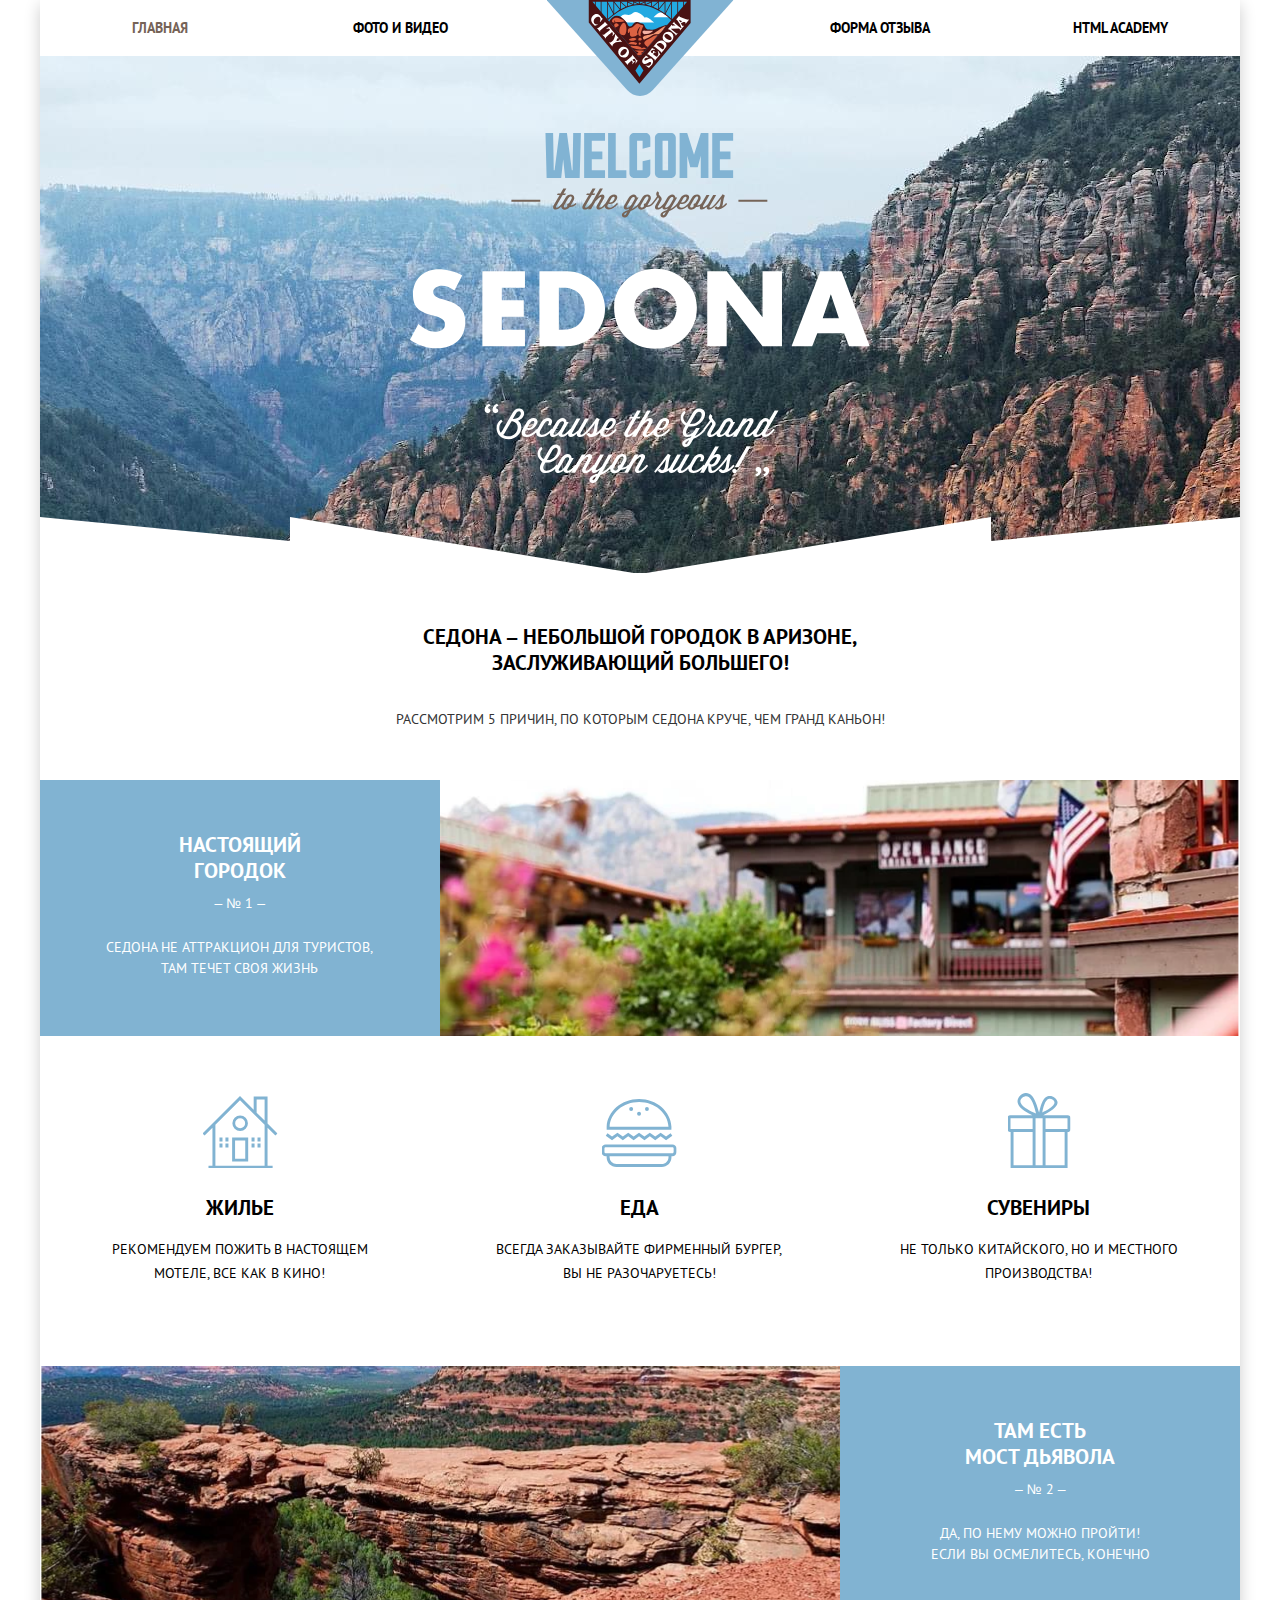
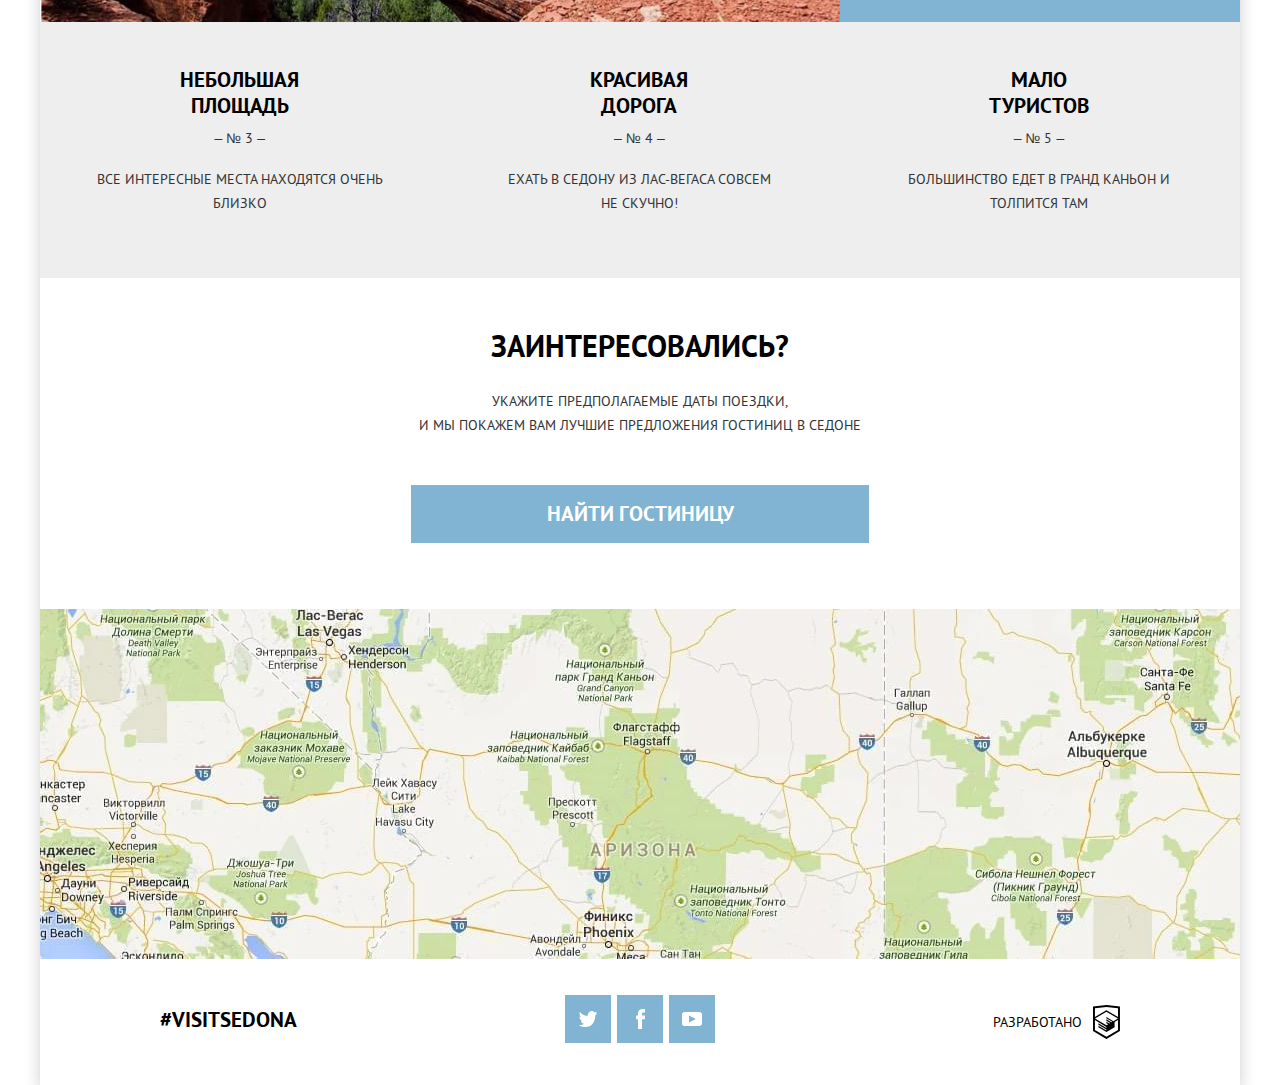
<file: index.html>
<!DOCTYPE html><html lang="ru"><head><meta charset="utf-8"><meta name="viewport" content="width=device-width,initial-scale=1"><title>Седона</title><link rel="preload" href="fonts/ptsans.woff2" as="font" type="font/woff2" crossorigin="anonymous"><link rel="preload" href="fonts/ptsansbold.woff2" as="font" type="font/woff2" crossorigin="anonymous"><link href="css/style.min.css" rel="stylesheet"><script src="js/picturefill.min.js" async=""></script></head><body><div style="display:none"><svg xmlns="http://www.w3.org/2000/svg" xmlns:xlink="http://www.w3.org/1999/xlink"><symbol id="icon-facebook"><path d="M6.275 3.356h2.398V0H5.795C2.656.181 1.54 2.387 1.948 6.114H0v3.518h1.959v9.312h3.837V9.632h2.857V6.114H5.787c-.022-1.045-.037-2.405.488-2.758z"></path></symbol><symbol id="icon-like"><path d="M12.383 3.646l-.637 2.929L11.219 9H19.9v2l.001.058L17 18H8V8.029l.014-.015 4.369-4.368M2 10v8-8M13.2 0L6.6 6.6c-.4.3-.6.8-.6 1.4v10c0 1.1.9 2 2 2h9c.8 0 1.5-.5 1.8-1.2l3-7.1c.1-.2.1-.5.1-.7V9h.1c0-1.1-.9-2-2-2h-6.3l1-4.6v-.3c0-.4-.2-.8-.4-1.1l-1.1-1zM4 8H0v12h4V8zm18 1v.044V9z"></path></symbol><symbol id="icon-twitter"><path clip-rule="evenodd" d="M11.283.153c1.736-.484 3.074.264 3.685 1.15.694-.225 1.372-.47 2.072-.69-.004.841-.538 1.478-.883 1.728.704.165 1.343-.481 1.343-.481-.175.977-1.035 1.746-1.611 1.977-.239 6.592-3.272 10.956-10.382 10.823h-.46c-.422 0-4.29-.45-5.047-1.843 2.341.192 4.011-.412 4.835-1.15-.989-.293-2.761-.464-3.07-2.881.362.105.583.223 1.228.117C1.757 8.067.385 7.366.461 5.218c.294.319 1.1.523 1.381.461C1.117 5.444-.188 2.398.921.843 2.794 2.655 4.769 4.364 8.29 4.528c.216-2.24 1.171-3.74 2.993-4.375z"></path></symbol><symbol id="icon-video-fullscreen"><path d="M0 0v6h3V3h3V0H3zm3 14H0v6h6v-3H3zM17 0h-3v3h3v3h3V0zm0 17h-3v3h6v-6h-3z"></path></symbol><symbol id="icon-video-replay"><path d="M8 4V0L3 5l5 5V6c3.315 0 6 2.686 6 6s-2.685 6-6 6-6-2.686-6-6H0c0 4.42 3.58 8 8 8s8-3.58 8-8-3.58-8-8-8z"></path></symbol><symbol id="icon-video-subtitles"><path d="M29 0H3C1.35 0 0 1.35 0 3v14c0 1.65 1.35 3 3 3h26c1.65 0 3-1.35 3-3V3c0-1.65-1.35-3-3-3zM14.403 15.854a8.61 8.61 0 01-1.678.164 5.986 5.986 0 01-1.976-.323c-.623-.214-1.172-.562-1.646-1.041s-.852-1.103-1.133-1.868c-.28-.766-.419-1.695-.419-2.786 0-1.134.157-2.085.471-2.851.315-.768.723-1.384 1.224-1.854a4.53 4.53 0 011.679-1.008 5.86 5.86 0 011.852-.307c.66 0 1.22.045 1.678.134.457.087.835.192 1.133.313l-.448 1.92a3.332 3.332 0 00-.902-.265A8.244 8.244 0 0012.973 6c-.915 0-1.649.325-2.206.977-.558.651-.836 1.663-.836 3.031 0 .598.067 1.142.199 1.632.132.493.334.913.603 1.26.271.349.607.619 1.01.812.402.193.867.29 1.396.29.496 0 .915-.049 1.257-.148.342-.099.639-.227.893-.38l.463 1.841c-.354.249-.803.43-1.349.539zm8.698 0a8.618 8.618 0 01-1.678.164 5.986 5.986 0 01-1.976-.323c-.623-.214-1.172-.562-1.646-1.041s-.852-1.103-1.133-1.868c-.281-.767-.421-1.695-.421-2.786 0-1.134.157-2.085.471-2.851.314-.768.723-1.384 1.223-1.854a4.526 4.526 0 011.68-1.008 5.858 5.858 0 011.851-.307c.661 0 1.221.045 1.678.134a6.05 6.05 0 011.133.313l-.446 1.918a3.314 3.314 0 00-.901-.265A8.569 8.569 0 0021.67 6c-.915 0-1.649.325-2.206.977-.558.651-.836 1.663-.836 3.031 0 .598.067 1.142.199 1.632.132.493.334.913.603 1.26.271.349.606.619 1.009.812.402.193.868.29 1.396.29.497 0 .915-.049 1.257-.148.342-.099.64-.227.894-.38l.463 1.841c-.353.249-.803.43-1.348.539z"></path></symbol><symbol id="icon-youtube"><path d="M17.145 0H2.835A2.842 2.842 0 000 2.835v8.345a2.842 2.842 0 002.835 2.835h14.31a2.842 2.842 0 002.835-2.835V2.835A2.844 2.844 0 0017.145 0zM7.036 10.392V3.623l6.769 3.384-6.769 3.385z"></path></symbol></svg></div><header class="page-header page-header--no-js container"><nav class="page-header__nav"><ul class="site-list"><li class="site-list__item"><a class="site-list__link site-list__link--active" href="index.html">Главная</a></li><li class="site-list__item"><a class="site-list__link" href="photo.html">Фото и видео</a></li><li class="site-list__item"><a class="site-list__link" href="form.html">Форма отзыва</a></li><li class="site-list__item"><a class="site-list__link" href="https://htmlacademy.ru/">HTML Academy</a></li></ul></nav><div class="page-header__block"><a class="page-header__logo-link" href="index.html" aria-label="Перейти на главную страницу"><picture><source srcset="img/logo-sedona-desktop.svg" media="(min-width: 1200px)"><source srcset="img/logo-sedona-tablet.svg" media="(min-width: 768px)"><img class="page-header__logo" width="102" height="83" src="img/logo-sedona-mobile.svg" alt="Логотип Седоны"></picture></a><button class="page-header__toggle" type="button" aria-label="Открыть меню"><span class="page-header__toggle-line"></span></button></div></header><main class="main-page"><h1 class="visually-hidden">Седона - рай для туриста</h1><section class="advantages advantages--bot-margin container"><div class="advantages__bg"><img class="advantages__title-img" width="281" height="214" src="img/text-sedona-index.svg" alt="Гранд каньон отдыхает"></div><div class="advantages__wrapper"><h2 class="advantages__title">Седона &ndash; Небольшой городок в аризоне, заслуживающий большего!</h2><p class="advantages__text">Рассмотрим 5 причин, по которым Седона круче, чем Гранд Каньон!</p></div></section><section class="features container"><div class="features__column-wrapper"><div class="features__wrapper features__wrapper--bg-triangle"><h2 class="features__title">Настоящий городок</h2><span class="features__serial-number">&ndash; № 1 &ndash;</span> <span class="features__text">Седона не аттрaкцион для туристов, там течет своя жизнь</span></div><picture class="features__picture-wrapper"><source type="image/webp" srcset="img/main-city-desktop@1x.webp, img/main-city-desktop@2x.webp 2x" media="(min-width: 1200px)"><source type="image/webp" srcset="img/main-city-tablet@1x.webp, img/main-city-tablet@2x.webp 2x" media="(min-width: 768px)"><source type="image/webp" srcset="img/main-city-mobile@1x.webp, img/main-city-mobile@2x.webp 2x"><source srcset="img/main-city-desktop@1x.jpg, img/main-city-desktop@2x.jpg 2x" media="(min-width: 1200px)"><source srcset="img/main-city-tablet@1x.jpg, img/main-city-tablet@2x.jpg 2x" media="(min-width: 768px)"><img width="320" height="260" class="features__img" src="img/main-city-mobile@1x.jpg" srcset="img/main-city-mobile@2x.jpg 2x" alt="Городок Седона"></picture></div><ul class="features__list about-list"><li class="about-list__item about-list__item--house"><h3 class="about-list__title">Жилье</h3><span class="about-list__text about-list__text-padding">Рекомендуем пожить в настоящем мотеле, все как в кино!</span></li><li class="about-list__item about-list__item--gift"><h3 class="about-list__title">Сувениры</h3><span class="about-list__text">Не только китайского, но и местного производства!</span></li><li class="about-list__item about-list__item--burger"><h3 class="about-list__title">Еда</h3><span class="about-list__text">Всегда заказывайте ФИРМЕННЫЙ БУРГЕР, Вы не разочаруетесь!</span></li></ul></section><section class="features container"><div class="features__column-wrapper features__column-wrapper--reverse"><div class="features__wrapper"><h2 class="features__title features__title--padding">Там есть<br class="features__br">мост дьявола</h2><span class="features__serial-number">&ndash; № 2 &ndash;</span> <span class="features__text">Да, по нему можно пройти! Если вы осмелитесь, конечно</span></div><picture class="features__picture-wrapper"><source type="image/webp" srcset="img/main-bridge-desktop@1x.webp, img/main-bridge-desktop@2x.webp 2x" media="(min-width: 1200px)"><source type="image/webp" srcset="img/main-bridge-tablet@1x.webp, img/main-bridge-tablet@2x.webp 2x" media="(min-width: 768px)"><source type="image/webp" srcset="img/main-bridge-mobile@1x.webp, img/main-bridge-mobile@2x.webp 2x"><source srcset="img/main-bridge-desktop@1x.jpg, img/main-bridge-desktop@2x.jpg 2x" media="(min-width: 1200px)"><source srcset="img/main-bridge-tablet@1x.jpg, img/main-bridge-tablet@2x.jpg 2x" media="(min-width: 768px)"><img class="features__img" width="320" height="260" src="img/main-bridge-mobile@1x.jpg" srcset="img/main-bridge-mobile@2x.jpg 2x" alt="Мост дьявола"></picture></div><ol class="features__list description-list"><li class="description-list__item"><h2 class="description-list__title">Небольшая площадь</h2><span class="description-list__serial-number">&ndash; № 3 &ndash;</span><p class="description-list__text">Все интересные места находятся очень близко</p></li><li class="description-list__item"><h2 class="description-list__title">Красивая дорога</h2><span class="description-list__serial-number">&ndash; № 4 &ndash;</span><p class="description-list__text description-list__text-padding">Ехать в Седону из Лас-Вегаса совсем не скучно!</p></li><li class="description-list__item description-list__item--no-bot-margin"><h2 class="description-list__title description-list__title--padding">Мало туристов</h2><span class="description-list__serial-number">&ndash; № 5 &ndash;</span><p class="description-list__text">Большинство едет в гранд каньон и толпится там</p></li></ol></section><section class="reservation container"><div class="reservation__wrapper"><h2 class="reservation__title">Заинтересовались?</h2><p class="reservation__text">Укажите предполагаемые даты поездки,<br class="reservation__br">и мы покажем вам лучшие предложения гостиниц в седоне</p><a class="button reservation__link" href="#">Найти гостиницу</a></div><div class="reservation__map-wrapper"><picture><source type="image/webp" srcset="img/bg-map-desktop@1x.webp, img/bg-map-desktop@2x.webp 2x" media="(min-width: 1200px)"><source type="image/webp" srcset="img/bg-map-tablet@1x.webp, img/bg-map-tablet@2x.webp 2x" media="(min-width: 768px)"><source type="image/webp" srcset="img/bg-map-mobile@1x.webp, img/bg-map-mobile@2x.webp 2x"><source srcset="img/bg-map-desktop@1x.jpg, img/bg-map-desktop@2x.jpg 2x" media="(min-width: 1200px)"><source srcset="img/bg-map-tablet@1x.jpg, img/bg-map-tablet@2x.jpg 2x" media="(min-width: 768px)"><img class="reservation__map-img" src="img/bg-map-mobile@1x.jpg" srcset="img/bg-map-mobile@2x.jpg 2x" alt="Мы находимся здесь" width="320" height="350"></picture><iframe class="reservation__interactive-map" src="https://www.google.com/maps/embed?pb=!1m18!1m12!1m3!1d1985535.3444918816!2d-112.54763891230638!3d35.205270535493376!2m3!1f0!2f0!3f0!3m2!1i1024!2i768!4f13.1!3m3!1m2!1s0x872da132f942b00d%3A0x5548c523fa6c8efd!2z0KHQtdC00L7QvdCwLCDQkNGA0LjQt9C-0L3QsCA4NjMzNiwg0KHQqNCQ!5e0!3m2!1sru!2s!4v1590319449418!5m2!1sru!2s" width="1200" height="1000" style="border:0;" allowfullscreen="" aria-hidden="false" tabindex="0"></iframe></div></section></main><footer class="main-footer"><div class="main-footer__wrapper container"><b class="main-footer__invite-text">#VISITSEDONA</b><ul class="main-footer__list social"><li class="social__item"><a class="social__link" href="#" aria-label="Мы в твиттер"><img class="social__img" width="18" height="14" src="img/icon-twitter.svg" alt="Мы в твиттер"></a></li><li class="social__item"><a class="social__link" href="#" aria-label="Мы в фейсбук"><img class="social__img" width="9" height="18" src="img/icon-facebook.svg" alt="Мы в фейсбук"></a></li><li class="social__item"><a class="social__link" href="#" aria-label="Мы на ютуб"><img class="social__img" width="20" height="14" src="img/icon-youtube.svg" alt="Мы в ютуб"></a></li></ul><a class="main-footer__copyright-link" href="https://htmlacademy.ru/intensive/adaptive" aria-label="Перейти на сайт разработчика">Разработано <svg class="main-footer__copyright-img" version="1.1" xmlns="http://www.w3.org/2000/svg" xmlns:xlink="http://www.w3.org/1999/xlink" x="0px" y="0px" width="26.943px" height="34.09px" viewBox="0 0 26.943 34.09" enable-background="new 0 0 26.943 34.09" xml:space="preserve"><path d="M13.62,0.017L13.472,0L0,1.412v24.661l13.473,8.017l13.43-7.99l0.042-0.025V1.412L13.62,0.017z M25.019,12.127L13.495,5.334 L13.494,5.23l-0.087,0.05l-0.088-0.056v0.109L1.925,12.118V3.147l11.548-1.212l11.547,1.212V12.127z M13.405,6.787L24.923,13.5 l-4.479,2.64l-7.093-4.221l-0.014,1.415l5.904,3.513l-0.86,0.507l-5.03-2.992l-0.014,1.415l3.827,2.275l-0.782,0.523l-3.031-1.787 l-0.014,1.413l1.853,1.091l-1.8,1.081L2.034,13.622L13.405,6.787z M1.925,15.127l11.411,6.791l0.016,1.044L5.41,18.234L5.395,19.65 l7.979,4.795l0.018,1.076l-7.973-4.74l-0.013,1.414l8.021,4.822l0.046,0.025l8.143-4.872l-0.011-5.177l3.415-2.036v10.021 L13.472,31.85L1.925,24.979V15.127z"></path></svg></a></div></footer><script src="js/script.min.js"></script></body></html>
</file>
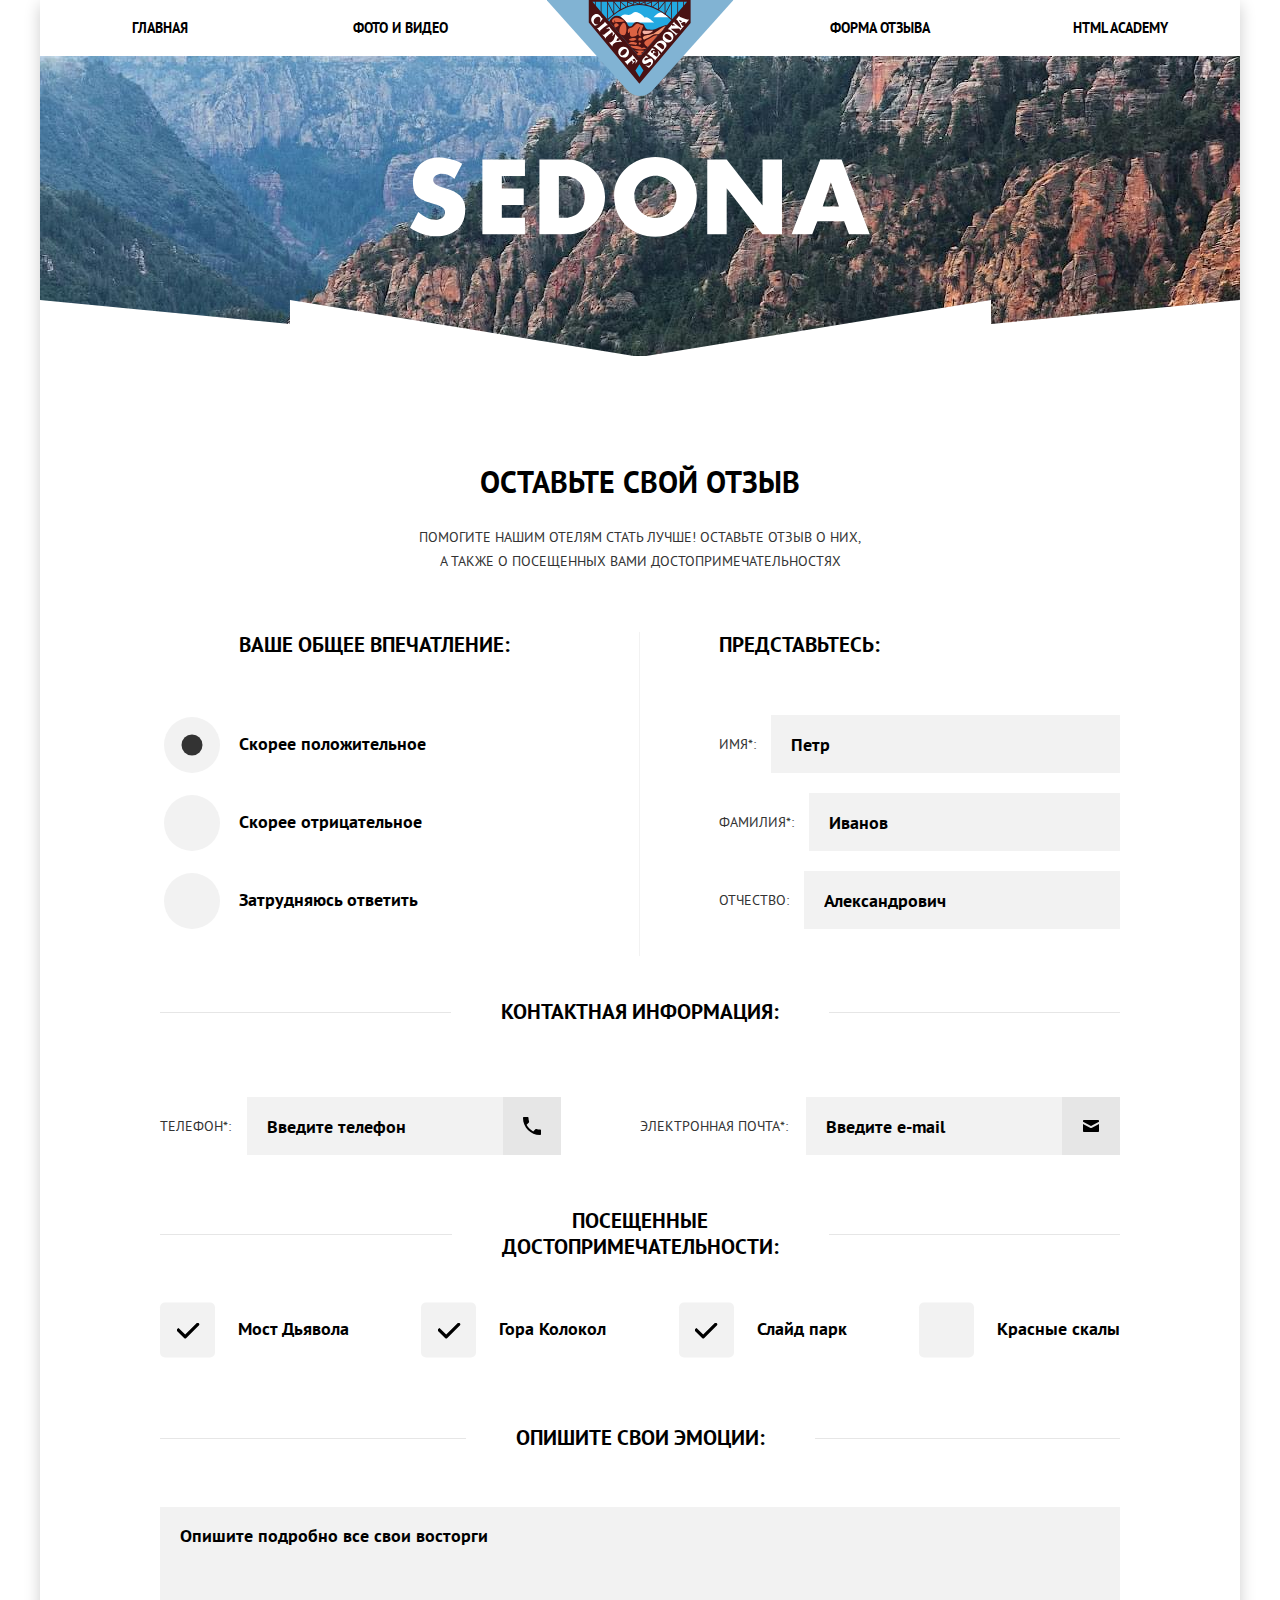
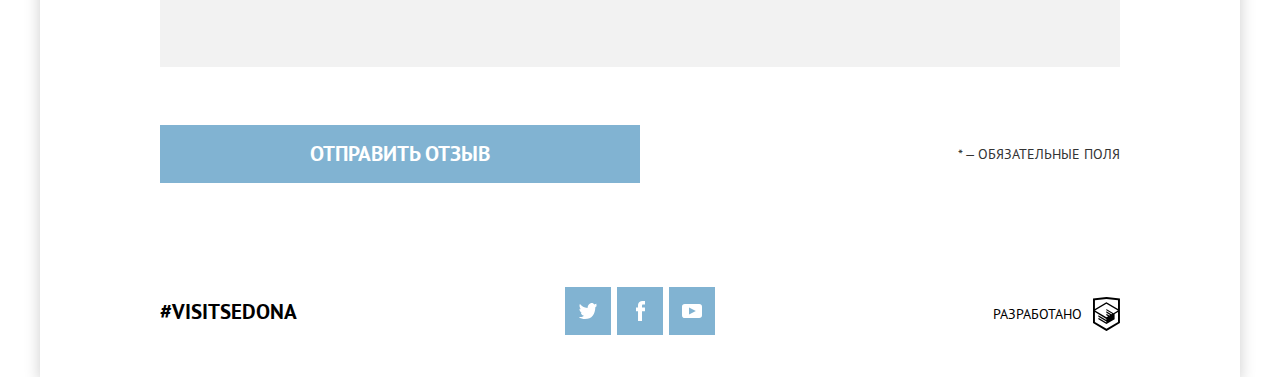
<file: form.html>
<!DOCTYPE html><html lang="ru"><head><meta charset="utf-8"><meta name="viewport" content="width=device-width,initial-scale=1"><title>Седона</title><link rel="preload" href="fonts/ptsans.woff2" as="font" type="font/woff2" crossorigin="anonymous"><link rel="preload" href="fonts/ptsansbold.woff2" as="font" type="font/woff2" crossorigin="anonymous"><link href="css/style.min.css" rel="stylesheet"><script src="js/picturefill.min.js" async=""></script></head><body><div style="display:none"><svg xmlns="http://www.w3.org/2000/svg" xmlns:xlink="http://www.w3.org/1999/xlink"><symbol id="icon-facebook"><path d="M6.275 3.356h2.398V0H5.795C2.656.181 1.54 2.387 1.948 6.114H0v3.518h1.959v9.312h3.837V9.632h2.857V6.114H5.787c-.022-1.045-.037-2.405.488-2.758z"></path></symbol><symbol id="icon-like"><path d="M12.383 3.646l-.637 2.929L11.219 9H19.9v2l.001.058L17 18H8V8.029l.014-.015 4.369-4.368M2 10v8-8M13.2 0L6.6 6.6c-.4.3-.6.8-.6 1.4v10c0 1.1.9 2 2 2h9c.8 0 1.5-.5 1.8-1.2l3-7.1c.1-.2.1-.5.1-.7V9h.1c0-1.1-.9-2-2-2h-6.3l1-4.6v-.3c0-.4-.2-.8-.4-1.1l-1.1-1zM4 8H0v12h4V8zm18 1v.044V9z"></path></symbol><symbol id="icon-twitter"><path clip-rule="evenodd" d="M11.283.153c1.736-.484 3.074.264 3.685 1.15.694-.225 1.372-.47 2.072-.69-.004.841-.538 1.478-.883 1.728.704.165 1.343-.481 1.343-.481-.175.977-1.035 1.746-1.611 1.977-.239 6.592-3.272 10.956-10.382 10.823h-.46c-.422 0-4.29-.45-5.047-1.843 2.341.192 4.011-.412 4.835-1.15-.989-.293-2.761-.464-3.07-2.881.362.105.583.223 1.228.117C1.757 8.067.385 7.366.461 5.218c.294.319 1.1.523 1.381.461C1.117 5.444-.188 2.398.921.843 2.794 2.655 4.769 4.364 8.29 4.528c.216-2.24 1.171-3.74 2.993-4.375z"></path></symbol><symbol id="icon-video-fullscreen"><path d="M0 0v6h3V3h3V0H3zm3 14H0v6h6v-3H3zM17 0h-3v3h3v3h3V0zm0 17h-3v3h6v-6h-3z"></path></symbol><symbol id="icon-video-replay"><path d="M8 4V0L3 5l5 5V6c3.315 0 6 2.686 6 6s-2.685 6-6 6-6-2.686-6-6H0c0 4.42 3.58 8 8 8s8-3.58 8-8-3.58-8-8-8z"></path></symbol><symbol id="icon-video-subtitles"><path d="M29 0H3C1.35 0 0 1.35 0 3v14c0 1.65 1.35 3 3 3h26c1.65 0 3-1.35 3-3V3c0-1.65-1.35-3-3-3zM14.403 15.854a8.61 8.61 0 01-1.678.164 5.986 5.986 0 01-1.976-.323c-.623-.214-1.172-.562-1.646-1.041s-.852-1.103-1.133-1.868c-.28-.766-.419-1.695-.419-2.786 0-1.134.157-2.085.471-2.851.315-.768.723-1.384 1.224-1.854a4.53 4.53 0 011.679-1.008 5.86 5.86 0 011.852-.307c.66 0 1.22.045 1.678.134.457.087.835.192 1.133.313l-.448 1.92a3.332 3.332 0 00-.902-.265A8.244 8.244 0 0012.973 6c-.915 0-1.649.325-2.206.977-.558.651-.836 1.663-.836 3.031 0 .598.067 1.142.199 1.632.132.493.334.913.603 1.26.271.349.607.619 1.01.812.402.193.867.29 1.396.29.496 0 .915-.049 1.257-.148.342-.099.639-.227.893-.38l.463 1.841c-.354.249-.803.43-1.349.539zm8.698 0a8.618 8.618 0 01-1.678.164 5.986 5.986 0 01-1.976-.323c-.623-.214-1.172-.562-1.646-1.041s-.852-1.103-1.133-1.868c-.281-.767-.421-1.695-.421-2.786 0-1.134.157-2.085.471-2.851.314-.768.723-1.384 1.223-1.854a4.526 4.526 0 011.68-1.008 5.858 5.858 0 011.851-.307c.661 0 1.221.045 1.678.134a6.05 6.05 0 011.133.313l-.446 1.918a3.314 3.314 0 00-.901-.265A8.569 8.569 0 0021.67 6c-.915 0-1.649.325-2.206.977-.558.651-.836 1.663-.836 3.031 0 .598.067 1.142.199 1.632.132.493.334.913.603 1.26.271.349.606.619 1.009.812.402.193.868.29 1.396.29.497 0 .915-.049 1.257-.148.342-.099.64-.227.894-.38l.463 1.841c-.353.249-.803.43-1.348.539z"></path></symbol><symbol id="icon-youtube"><path d="M17.145 0H2.835A2.842 2.842 0 000 2.835v8.345a2.842 2.842 0 002.835 2.835h14.31a2.842 2.842 0 002.835-2.835V2.835A2.844 2.844 0 0017.145 0zM7.036 10.392V3.623l6.769 3.384-6.769 3.385z"></path></symbol></svg></div><header class="page-header container"><nav class="page-header__nav"><ul class="site-list"><li class="site-list__item"><a class="site-list__link" href="index.html">Главная</a></li><li class="site-list__item"><a class="site-list__link" href="photo.html">Фото и видео</a></li><li class="site-list__item"><a class="site-list__link" href="form.html">Форма отзыва</a></li><li class="site-list__item"><a class="site-list__link" href="https://htmlacademy.ru/">HTML Academy</a></li></ul></nav><div class="page-header__block"><a class="page-header__logo-link" href="index.html" aria-label="Перейти на главную страницу"><picture><source srcset="img/logo-sedona-desktop.svg" media="(min-width: 1200px)"><source srcset="img/logo-sedona-tablet.svg" media="(min-width: 768px)"><img class="page-header__logo" width="102" height="83" src="img/logo-sedona-mobile.svg" alt="Логотип Седоны"></picture></a><button class="page-header__toggle" type="button" aria-label="Открыть меню"><span class="page-header__toggle-line"></span></button></div></header><main><section class="advantages advantages--margin advantages--form-margin container"><div class="advantages__bg advantages__bg--form advantages__bg--position"><img class="advantages__title-img advantages__title-img--padding" width="281" height="214" src="img/text-sedona.svg" alt="Гранд каньон отдыхает"></div><div class="advantages__wrapper advantages__wrapper--padding"><h2 class="advantages__title advantages__title--padding advantages__title--form">Оставьте свой отзыв</h2><p class="advantages__text advantages__text--padding advantages__text--form">Помогите нашим отелям стать лучше! оставьте отзыв о них, а также о посещенных вами достопримечательностях</p></div></section><form class="form container" action="https://echo.htmlacademy.ru" method="post"><div class="form__fieldset-wrapper form__fieldset-wrapper--introduce"><fieldset class="form__fieldset"><legend class="form__legend form__legend--introduce">Представьтесь:</legend><ul class="form__list"><li class="form__item"><label class="form__label"><span class="form__input-text">Имя*:</span> <input class="form__input" pattern="^[\sA-Za-zА-Яа-яЁё]{2,}$" type="text" placeholder="Петр" name="name" required=""></label></li><li class="form__item"><label class="form__label"><span class="form__input-text">Фамилия*:</span> <input class="form__input" pattern="^[\sA-Za-zА-Яа-яЁё]{2,}$" type="text" placeholder="Иванов" name="last-name" required=""></label></li><li class="form__item"><label class="form__label"><span class="form__input-text">Отчество:</span> <input class="form__input" pattern="^[\sA-Za-zА-Яа-яЁё]{2,}$" type="text" placeholder="Александрович" name="user-patronymic"></label></li></ul></fieldset></div><div class="form__fieldset-wrapper form__fieldset-wrapper--contacts"><fieldset class="form__fieldset"><legend class="form__legend form__legend--contacts form__legend-decoline">Контактная информация:</legend><ul class="form__list form__list-contacts"><li class="form__item form__item-contacts"><label class="form__label form__label--contacts"><span class="form__input-text form__input-text--contacts"><span class="form__text-hide">Контактный</span> телефон*:</span> <input class="form__input form__input--contacts" pattern="^[0-9(\-+)\s]+$" type="tel" placeholder="Введите телефон" name="tel" required=""></label></li><li class="form__item form__item-contacts"><label class="form__label form__label--contacts form__label--mail"><span class="form__input-text form__input-text-width form__input-text--contacts">Электронная почта*:</span> <input class="form__input form__input--contacts" pattern="[a-zA-Z0-9._%+-]+@[a-zA-Z0-9.-]+\.[a-zA-Z]{2,}$" type="email" placeholder="Введите e-mail" name="email" required=""></label></li></ul></fieldset></div><div class="form__fieldset-wrapper form__fieldset-wrapper--order"><fieldset class="form__fieldset"><legend class="form__legend">Ваше общее впечатление:</legend><ul class="form__list form__list-radio"><li class="form__radio-item"><label class="form__radio form__label"><input class="form__input visually-hidden" type="radio" name="feedback-radio" value="good-emotion" checked=""> <span class="form__radio-indicator"></span> <span class="form__input-text form__input-text--radio">Скорее положительное</span></label></li><li class="form__radio-item"><label class="form__radio form__label"><input class="form__input visually-hidden" type="radio" name="feedback-radio" value="bad-emotion"> <span class="form__radio-indicator"></span> <span class="form__input-text form__input-text--radio">Скорее отрицательное</span></label></li><li class="form__radio-item"><label class="form__label form__radio"><input class="form__input visually-hidden" type="radio" name="feedback-radio" value="no-emotion"> <span class="form__radio-indicator"></span> <span class="form__input-text form__input-text--radio">Затрудняюсь ответить</span></label></li></ul></fieldset></div><div class="form__fieldset-wrapper form__fieldset-wrapper--sight"><fieldset class="form__fieldset"><legend class="form__legend form__legend-checkbox form__legend-decoline">Посещенные<br>достопримечательности:</legend><ul class="form__list form__list--sight"><li class="form__checkbox-item form__checkbox-item--sight"><label class="form__label form__checkbox"><input class="form__input visually-hidden" type="checkbox" name="feedback-checkbox" value="devil-bridge" checked=""> <span class="form__checkbox-indicator"></span> <span class="form__input-text form__input-text--checkbox">Мост Дьявола</span></label></li><li class="form__checkbox-item form__checkbox-item--sight"><label class="form__label form__checkbox"><input class="form__input visually-hidden" type="checkbox" name="feedback-checkbox" value="mountain-bell" checked=""> <span class="form__checkbox-indicator"></span> <span class="form__input-text form__input-text--checkbox">Гора Колокол</span></label></li><li class="form__checkbox-item form__checkbox-item--sight"><label class="form__label form__checkbox"><input class="form__input visually-hidden" type="checkbox" name="feedback-checkbox" value="slide-park" checked=""> <span class="form__checkbox-indicator"></span> <span class="form__input-text form__input-text--checkbox">Слайд парк</span></label></li><li class="form__checkbox-item form__checkbox-item--sight"><label class="form__label form__checkbox"><input class="form__input visually-hidden" type="checkbox" name="feedback-checkbox" value="red-mountain"> <span class="form__checkbox-indicator"></span> <span class="form__input-text form__input-text--checkbox">Красные скалы</span></label></li></ul></fieldset></div><div class="form__fieldset-wrapper form__fieldset-wrapper--textarea"><fieldset class="form__fieldset"><legend class="form__legend form__legend-textarea form__legend-decoline">Опишите свои эмоции:</legend><label class="form__label"><textarea class="form__textarea form__input" placeholder="Опишите подробно все свои восторги" name="user-text"></textarea></label></fieldset></div><div class="form__fieldset-wrapper form__fieldset-wrapper--textarea form__fieldset-wrapper--no-border"><button class="button form__button" type="submit">Отправить отзыв</button> <span class="form__info-text">* &ndash; Обязательные поля</span></div></form></main><footer class="main-footer"><div class="main-footer__wrapper container"><b class="main-footer__invite-text">#VISITSEDONA</b><ul class="main-footer__list social"><li class="social__item"><a class="social__link" href="#" aria-label="Мы в твиттер"><img class="social__img" width="18" height="14" src="img/icon-twitter.svg" alt="Мы в твиттер"></a></li><li class="social__item"><a class="social__link" href="#" aria-label="Мы в фейсбук"><img class="social__img" width="9" height="18" src="img/icon-facebook.svg" alt="Мы в фейсбук"></a></li><li class="social__item"><a class="social__link" href="#" aria-label="Мы на ютуб"><img class="social__img" width="20" height="14" src="img/icon-youtube.svg" alt="Мы в ютуб"></a></li></ul><a class="main-footer__copyright-link" href="https://htmlacademy.ru/intensive/adaptive" aria-label="Перейти на сайт разработчика">Разработано <svg class="main-footer__copyright-img" version="1.1" xmlns="http://www.w3.org/2000/svg" xmlns:xlink="http://www.w3.org/1999/xlink" x="0px" y="0px" width="26.943px" height="34.09px" viewBox="0 0 26.943 34.09" enable-background="new 0 0 26.943 34.09" xml:space="preserve"><path d="M13.62,0.017L13.472,0L0,1.412v24.661l13.473,8.017l13.43-7.99l0.042-0.025V1.412L13.62,0.017z M25.019,12.127L13.495,5.334 L13.494,5.23l-0.087,0.05l-0.088-0.056v0.109L1.925,12.118V3.147l11.548-1.212l11.547,1.212V12.127z M13.405,6.787L24.923,13.5 l-4.479,2.64l-7.093-4.221l-0.014,1.415l5.904,3.513l-0.86,0.507l-5.03-2.992l-0.014,1.415l3.827,2.275l-0.782,0.523l-3.031-1.787 l-0.014,1.413l1.853,1.091l-1.8,1.081L2.034,13.622L13.405,6.787z M1.925,15.127l11.411,6.791l0.016,1.044L5.41,18.234L5.395,19.65 l7.979,4.795l0.018,1.076l-7.973-4.74l-0.013,1.414l8.021,4.822l0.046,0.025l8.143-4.872l-0.011-5.177l3.415-2.036v10.021 L13.472,31.85L1.925,24.979V15.127z"></path></svg></a></div></footer><div class="modal modal__error modal--error"><div class="modal__wrapper modal__wrapper--error"><h3 class="modal__title modal__title--error">Что-то пошло не так!</h3><p class="modal__text">Проверьте поля, выделенные красным, скорее всего вы забыли их заполнить</p></div><div class="modal__button-bg modal__button-bg--error"><button class="button" type="button" name="button">Ок</button></div></div><div class="modal modal--success"><div class="modal__wrapper"><h3 class="modal__title">Ваш отзыв отправлен!</h3><p class="modal__text">Спасибо за ваше участие, ваш отзыв уже поступил к нам.<br>В ближайшее время мы опубликуем его на сайте.</p></div><div class="modal__button-bg"><button class="button" type="button" name="button">Закрыть окно</button></div></div><script src="js/script.min.js"></script></body></html>
</file>
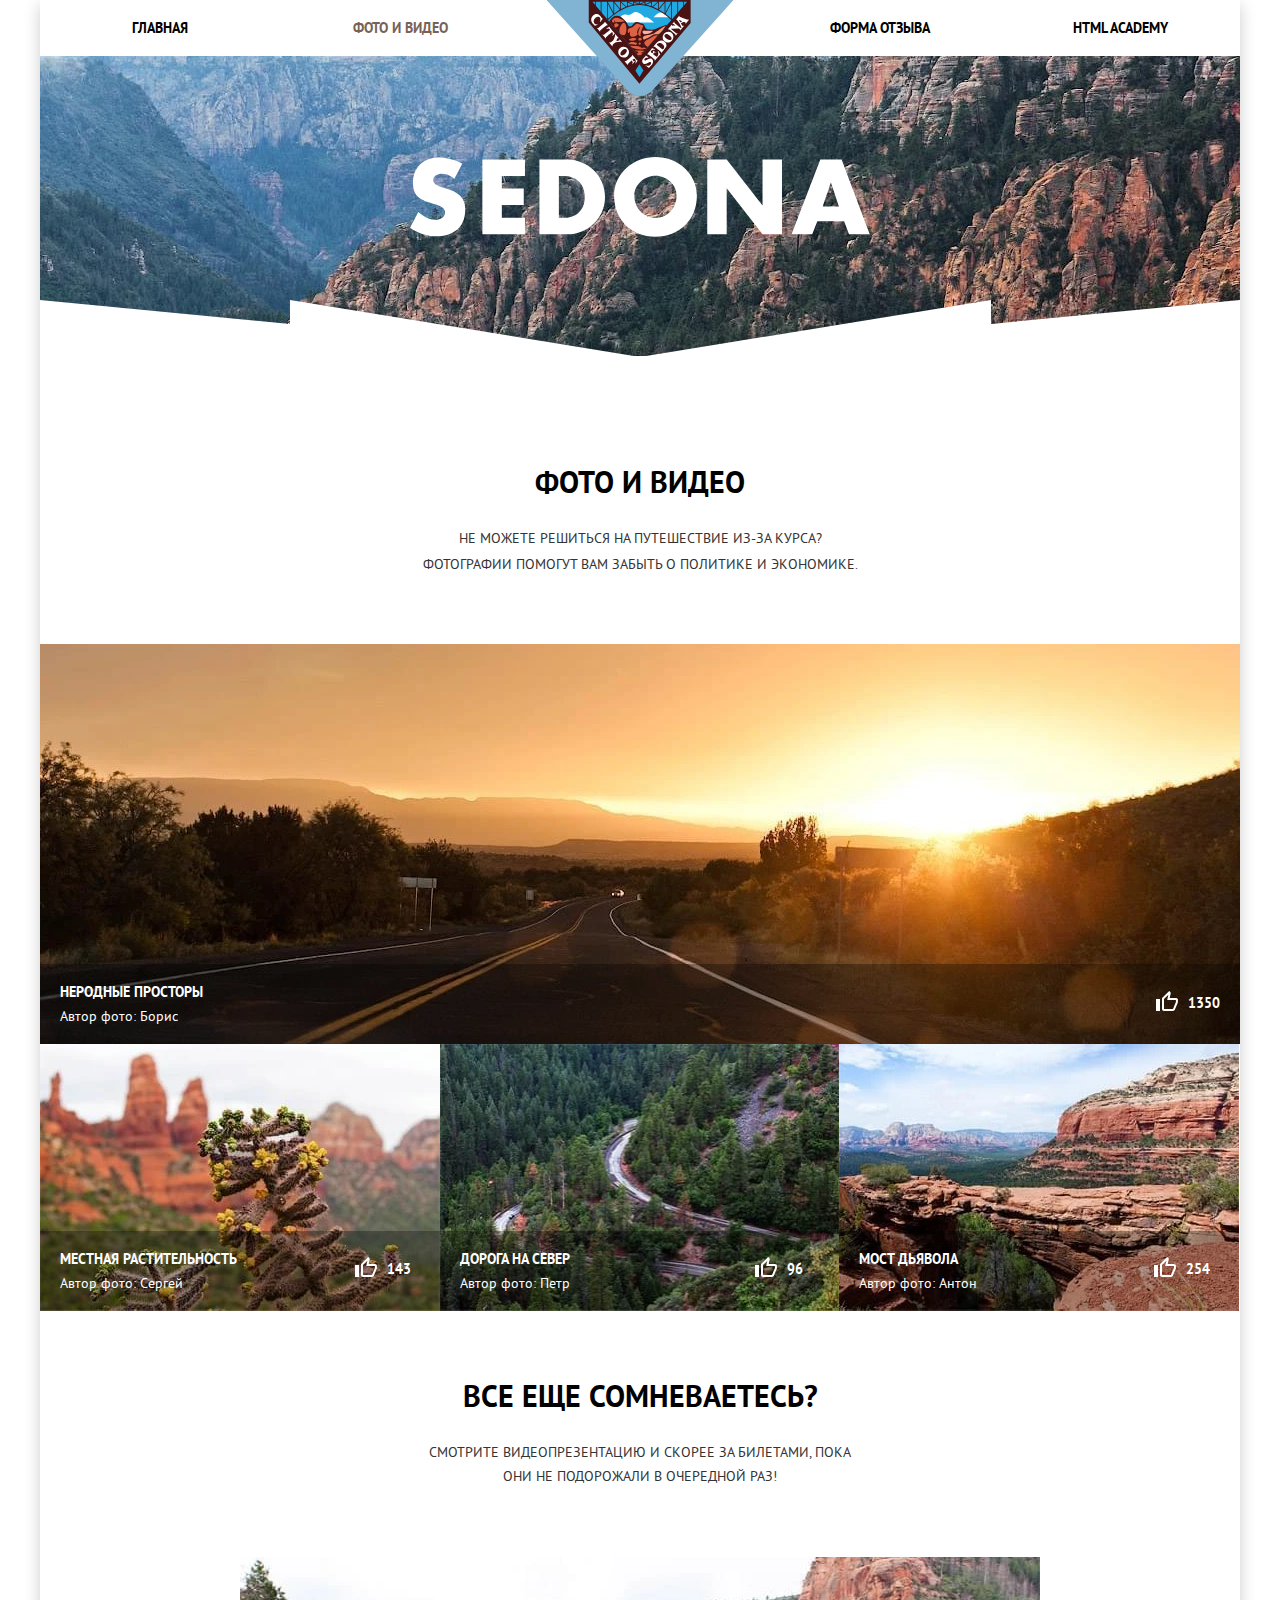
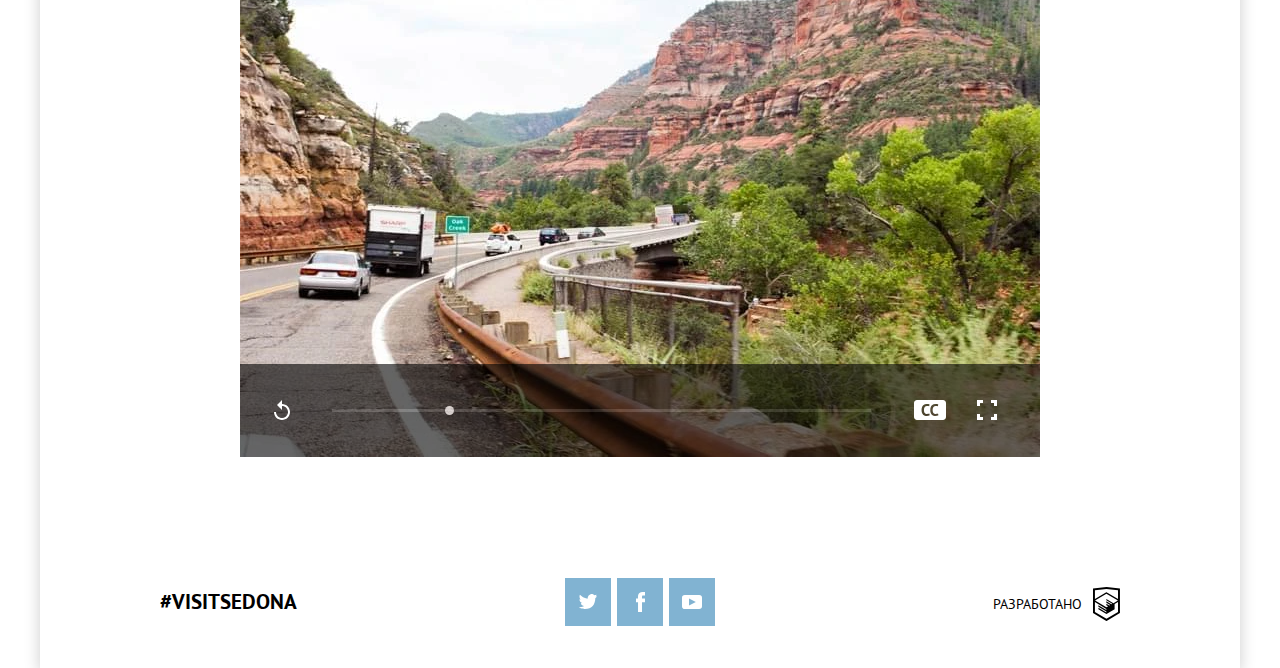
<file: photo.html>
<!DOCTYPE html><html lang="ru"><head><meta charset="utf-8"><meta name="viewport" content="width=device-width,initial-scale=1"><title>Седона</title><link rel="preload" href="fonts/ptsans.woff2" as="font" type="font/woff2" crossorigin="anonymous"><link rel="preload" href="fonts/ptsansbold.woff2" as="font" type="font/woff2" crossorigin="anonymous"><link href="css/style.min.css" rel="stylesheet"><script src="js/picturefill.min.js" async=""></script></head><body><div style="display:none"><svg xmlns="http://www.w3.org/2000/svg" xmlns:xlink="http://www.w3.org/1999/xlink"><symbol id="icon-facebook"><path d="M6.275 3.356h2.398V0H5.795C2.656.181 1.54 2.387 1.948 6.114H0v3.518h1.959v9.312h3.837V9.632h2.857V6.114H5.787c-.022-1.045-.037-2.405.488-2.758z"></path></symbol><symbol id="icon-like"><path d="M12.383 3.646l-.637 2.929L11.219 9H19.9v2l.001.058L17 18H8V8.029l.014-.015 4.369-4.368M2 10v8-8M13.2 0L6.6 6.6c-.4.3-.6.8-.6 1.4v10c0 1.1.9 2 2 2h9c.8 0 1.5-.5 1.8-1.2l3-7.1c.1-.2.1-.5.1-.7V9h.1c0-1.1-.9-2-2-2h-6.3l1-4.6v-.3c0-.4-.2-.8-.4-1.1l-1.1-1zM4 8H0v12h4V8zm18 1v.044V9z"></path></symbol><symbol id="icon-twitter"><path clip-rule="evenodd" d="M11.283.153c1.736-.484 3.074.264 3.685 1.15.694-.225 1.372-.47 2.072-.69-.004.841-.538 1.478-.883 1.728.704.165 1.343-.481 1.343-.481-.175.977-1.035 1.746-1.611 1.977-.239 6.592-3.272 10.956-10.382 10.823h-.46c-.422 0-4.29-.45-5.047-1.843 2.341.192 4.011-.412 4.835-1.15-.989-.293-2.761-.464-3.07-2.881.362.105.583.223 1.228.117C1.757 8.067.385 7.366.461 5.218c.294.319 1.1.523 1.381.461C1.117 5.444-.188 2.398.921.843 2.794 2.655 4.769 4.364 8.29 4.528c.216-2.24 1.171-3.74 2.993-4.375z"></path></symbol><symbol id="icon-video-fullscreen"><path d="M0 0v6h3V3h3V0H3zm3 14H0v6h6v-3H3zM17 0h-3v3h3v3h3V0zm0 17h-3v3h6v-6h-3z"></path></symbol><symbol id="icon-video-replay"><path d="M8 4V0L3 5l5 5V6c3.315 0 6 2.686 6 6s-2.685 6-6 6-6-2.686-6-6H0c0 4.42 3.58 8 8 8s8-3.58 8-8-3.58-8-8-8z"></path></symbol><symbol id="icon-video-subtitles"><path d="M29 0H3C1.35 0 0 1.35 0 3v14c0 1.65 1.35 3 3 3h26c1.65 0 3-1.35 3-3V3c0-1.65-1.35-3-3-3zM14.403 15.854a8.61 8.61 0 01-1.678.164 5.986 5.986 0 01-1.976-.323c-.623-.214-1.172-.562-1.646-1.041s-.852-1.103-1.133-1.868c-.28-.766-.419-1.695-.419-2.786 0-1.134.157-2.085.471-2.851.315-.768.723-1.384 1.224-1.854a4.53 4.53 0 011.679-1.008 5.86 5.86 0 011.852-.307c.66 0 1.22.045 1.678.134.457.087.835.192 1.133.313l-.448 1.92a3.332 3.332 0 00-.902-.265A8.244 8.244 0 0012.973 6c-.915 0-1.649.325-2.206.977-.558.651-.836 1.663-.836 3.031 0 .598.067 1.142.199 1.632.132.493.334.913.603 1.26.271.349.607.619 1.01.812.402.193.867.29 1.396.29.496 0 .915-.049 1.257-.148.342-.099.639-.227.893-.38l.463 1.841c-.354.249-.803.43-1.349.539zm8.698 0a8.618 8.618 0 01-1.678.164 5.986 5.986 0 01-1.976-.323c-.623-.214-1.172-.562-1.646-1.041s-.852-1.103-1.133-1.868c-.281-.767-.421-1.695-.421-2.786 0-1.134.157-2.085.471-2.851.314-.768.723-1.384 1.223-1.854a4.526 4.526 0 011.68-1.008 5.858 5.858 0 011.851-.307c.661 0 1.221.045 1.678.134a6.05 6.05 0 011.133.313l-.446 1.918a3.314 3.314 0 00-.901-.265A8.569 8.569 0 0021.67 6c-.915 0-1.649.325-2.206.977-.558.651-.836 1.663-.836 3.031 0 .598.067 1.142.199 1.632.132.493.334.913.603 1.26.271.349.606.619 1.009.812.402.193.868.29 1.396.29.497 0 .915-.049 1.257-.148.342-.099.64-.227.894-.38l.463 1.841c-.353.249-.803.43-1.348.539z"></path></symbol><symbol id="icon-youtube"><path d="M17.145 0H2.835A2.842 2.842 0 000 2.835v8.345a2.842 2.842 0 002.835 2.835h14.31a2.842 2.842 0 002.835-2.835V2.835A2.844 2.844 0 0017.145 0zM7.036 10.392V3.623l6.769 3.384-6.769 3.385z"></path></symbol></svg></div><header class="page-header container"><nav class="page-header__nav"><ul class="site-list"><li class="site-list__item"><a class="site-list__link" href="index.html">Главная</a></li><li class="site-list__item"><a class="site-list__link site-list__link--active" href="photo.html">Фото и видео</a></li><li class="site-list__item"><a class="site-list__link" href="form.html">Форма отзыва</a></li><li class="site-list__item"><a class="site-list__link" href="https://htmlacademy.ru/">HTML Academy</a></li></ul></nav><div class="page-header__block"><a class="page-header__logo-link" href="index.html" aria-label="Перейти на главную страницу"><picture><source srcset="img/logo-sedona-desktop.svg" media="(min-width: 1200px)"><source srcset="img/logo-sedona-tablet.svg" media="(min-width: 768px)"><img class="page-header__logo" width="102" height="83" src="img/logo-sedona-mobile.svg" alt="Логотип Седоны"></picture></a><button class="page-header__toggle" type="button" aria-label="Открыть меню"><span class="page-header__toggle-line"></span></button></div></header><main><h1 class="visually-hidden">Галерея городка Седона</h1><section class="advantages advantages--photo container"><div class="advantages__bg advantages__bg--photo advantages__bg--position"><img class="advantages__title-img advantages__title-img--padding" width="281" height="214" src="img/text-sedona.svg" alt="Гранд каньон отдыхает"></div><div class="advantages__wrapper advantages__wrapper--photo"><h2 class="advantages__title advantages__title--padding advantages__title--font">Фото и Видео</h2><p class="advantages__text">Не можете решиться на путешествие из-за курса? Фотографии помогут вам забыть о политике и экономике.</p></div></section><section class="gallery container"><div class="gallery__wrapper"><ul class="gallery__list"><li class="gallery__item"><a class="gallery__link" href="#"><picture><source type="image/webp" srcset="img/photo-sunset-desktop@1x.webp, img/photo-sunset-desktop@2x.webp 2x" media="(min-width: 1200px)"><source type="image/webp" srcset="img/photo-sunset-tablet1x.webp, img/photo-sunset-tablet@2x.webp 2x" media="(min-width: 768px)"><source type="image/webp" srcset="img/photo-sunset-mobile@1x.webp, img/photo-sunset-mobile@2x.webp 2x"><source srcset="img/photo-sunset-desktop@1x.jpg, img/photo-sunset-desktop@2x.jpg 2x" media="(min-width: 1200px)"><source srcset="img/photo-sunset-tablet@1x.jpg, img/photo-sunset-tablet@2x.jpg 2x" media="(min-width: 768px)"><img class="gallery__img" width="280" height="280" alt="Неродные просторы" src="img/photo-sunset-mobile@1x.jpg" srcset="img/photo-sunset-mobile@2x.jpg 2x"></picture></a><div class="gallery__text-wrapper"><div class="gallery__column-wrapper"><h3 class="gallery__title">Неродные просторы</h3><span class="gallery__author">Автор фото: Борис</span></div><div class="gallery__like-wrapper"><svg class="gallery__like-icon" width="22" height="20"><use xlink:href="#icon-like"></use></svg> <span class="gallery__like-number">1350</span></div></div></li><li class="gallery__item"><a class="gallery__link" href="#"><picture><source type="image/webp" srcset="img/photo-cactus-desktop@1x.webp, img/photo-cactus-desktop@2x.webp 2x" media="(min-width: 1200px)"><source type="image/webp" srcset="img/photo-cactus-tablet@1x.webp, img/photo-cactus-tablet@2x.webp 2x" media="(min-width: 768px)"><source type="image/webp" srcset="img/photo-cactus-mobile@1x.webp, img/photo-cactus-mobile@2x.webp 2x"><source srcset="img/photo-cactus-desktop@1x.jpg, img/photo-cactus-desktop@2x.jpg 2x" media="(min-width: 1200px)"><source srcset="img/photo-cactus-tablet@1x.jpg, img/photo-cactus-tablet@2x.jpg 2x" media="(min-width: 768px)"><img class="gallery__img" width="280" height="280" alt="Местная растительность" src="img/photo-cactus-mobile@1x.jpg" srcset="img/photo-cactus-mobile@2x.jpg 2x"></picture></a><div class="gallery__text-wrapper"><div class="gallery__column-wrapper"><h3 class="gallery__title">Местная растительность</h3><span class="gallery__author">Автор фото: Сергей</span></div><div class="gallery__like-wrapper"><svg class="gallery__like-icon" width="22" height="20"><use xlink:href="#icon-like"></use></svg> <span class="gallery__like-number gallery__like-number--padding">143</span></div></div></li><li class="gallery__item"><a class="gallery__link" href="#"><picture><source type="image/webp" srcset="img/photo-roads-desktop@1x.webp, img/photo-roads-desktop@2x.webp 2x" media="(min-width: 1200px)"><source type="image/webp" srcset="img/photo-roads-tablet@1x.webp, img/photo-roads-tablet@2x.webp 2x" media="(min-width: 768px)"><source type="image/webp" srcset="img/photo-roads-mobile@1x.webp, img/photo-roads-mobile@2x.webp 2x"><source srcset="img/photo-roads-desktop@1x.jpg, img/photo-roads-desktop@2x.jpg 2x" media="(min-width: 1200px)"><source srcset="img/photo-roads-tablet@1x.jpg, img/photo-roads-tablet@2x.jpg 2x" media="(min-width: 768px)"><img class="gallery__img" width="280" height="280" alt="Дорога на север" src="img/photo-roads-mobile@1x.jpg" srcset="img/photo-roads-mobile@2x.jpg 2x"></picture></a><div class="gallery__text-wrapper"><div class="gallery__column-wrapper"><h3 class="gallery__title">Дорога на север</h3><span class="gallery__author">Автор фото: Петр</span></div><div class="gallery__like-wrapper"><svg class="gallery__like-icon" width="22" height="20"><use xlink:href="#icon-like"></use></svg> <span class="gallery__like-number gallery__like-number--s-padding">96</span></div></div></li><li class="gallery__item"><a class="gallery__link" href="#"><picture><source type="image/webp" srcset="img/photo-bridge-desktop@1x.webp, img/photo-bridge-desktop@2x.webp 2x" media="(min-width: 1200px)"><source type="image/webp" srcset="img/photo-bridge-tablet@1x.webp, img/photo-bridge-tablet@2x.webp 2x" media="(min-width: 768px)"><source type="image/webp" srcset="img/photo-bridge-mobile@1x.webp, img/photo-bridge-mobile@2x.webp 2x"><source srcset="img/photo-bridge-desktop@1x.jpg, img/photo-bridge-desktop@1x.jpg 2x" media="(min-width: 1200px)"><source srcset="img/photo-bridge-tablet@1x.jpg, img/photo-bridge-tablet@2x.jpg 2x" media="(min-width: 768px)"><img class="gallery__img" width="280" height="280" alt="Мост дьявола" src="img/photo-bridge-mobile@1x.jpg" srcset="img/photo-bridge-mobile@2x.jpg 2x"></picture></a><div class="gallery__text-wrapper"><div class="gallery__column-wrapper"><h3 class="gallery__title">Мост дьявола</h3><span class="gallery__author">Автор фото: Антон</span></div><div class="gallery__like-wrapper"><svg class="gallery__like-icon" width="22" height="20"><use xlink:href="#icon-like"></use></svg> <span class="gallery__like-number gallery__like-number--padding">254</span></div></div></li></ul></div></section><section class="video container"><div class="video__wrapper"><div class="video__text-wrapper"><h2 class="video__title">Все еще сомневаетесь?</h2><p class="video__text">Смотрите видеопрезентацию и скорее за билетами, пока они не подорожали в очередной раз!</p></div><picture><source type="image/webp" srcset="img/video-desktop@1x.webp, img/video-desktop@2x.webp 2x" media="(min-width: 1200px)"><source type="image/webp" srcset="img/video-tablet@1x.webp, img/video-tablet@2x.webp 2x" media="(min-width: 768px)"><source type="image/webp" srcset="img/video-mobile@1x.webp, img/video-mobile@2x.webp 2x"><source srcset="img/video-desktop@1x.jpg, img/video-desktop@2x.jpg 2x" media="(min-width: 1200px)"><source srcset="img/video-tablet@1x.jpg, img/video-tablet@2x.jpg 2x" media="(min-width: 768px)"><img class="video__img" width="320" height="201" src="img/video-mobile@1x.jpg" srcset="img/video-mobile@2x.jpg 2x" alt="Видеопрезентация городка Седона"></picture></div><div class="video__controls-wrapper"><div class="video__range-control-wrapper"><div class="video__range-control"><button class="video__range-button" aria-label="Перемотка видео" type="button" name="button"></button></div></div><div class="video__control-toggles-wrapper"><button class="video__control-button" aria-label="Смотреть заного" type="button" name="button"><svg class="video__button-icon" width="16" height="20"><use xlink:href="#icon-video-replay"></use></svg></button> <button class="video__control-button video__button-margin" aria-label="Включить комментарии" type="button" name="button"><svg class="video__button-icon" width="32" height="20"><use xlink:href="#icon-video-subtitles"></use></svg></button> <button class="video__control-button" aria-label="На весь экран" type="button" name="button"><svg class="video__button-icon" width="20" height="20"><use xlink:href="#icon-video-fullscreen"></use></svg></button></div></div></section></main><footer class="main-footer"><div class="main-footer__wrapper container"><b class="main-footer__invite-text">#VISITSEDONA</b><ul class="main-footer__list social"><li class="social__item"><a class="social__link" href="#" aria-label="Мы в твиттер"><img class="social__img" width="18" height="14" src="img/icon-twitter.svg" alt="Мы в твиттер"></a></li><li class="social__item"><a class="social__link" href="#" aria-label="Мы в фейсбук"><img class="social__img" width="9" height="18" src="img/icon-facebook.svg" alt="Мы в фейсбук"></a></li><li class="social__item"><a class="social__link" href="#" aria-label="Мы на ютуб"><img class="social__img" width="20" height="14" src="img/icon-youtube.svg" alt="Мы в ютуб"></a></li></ul><a class="main-footer__copyright-link" href="https://htmlacademy.ru/intensive/adaptive" aria-label="Перейти на сайт разработчика">Разработано <svg class="main-footer__copyright-img" version="1.1" xmlns="http://www.w3.org/2000/svg" xmlns:xlink="http://www.w3.org/1999/xlink" x="0px" y="0px" width="26.943px" height="34.09px" viewBox="0 0 26.943 34.09" enable-background="new 0 0 26.943 34.09" xml:space="preserve"><path d="M13.62,0.017L13.472,0L0,1.412v24.661l13.473,8.017l13.43-7.99l0.042-0.025V1.412L13.62,0.017z M25.019,12.127L13.495,5.334 L13.494,5.23l-0.087,0.05l-0.088-0.056v0.109L1.925,12.118V3.147l11.548-1.212l11.547,1.212V12.127z M13.405,6.787L24.923,13.5 l-4.479,2.64l-7.093-4.221l-0.014,1.415l5.904,3.513l-0.86,0.507l-5.03-2.992l-0.014,1.415l3.827,2.275l-0.782,0.523l-3.031-1.787 l-0.014,1.413l1.853,1.091l-1.8,1.081L2.034,13.622L13.405,6.787z M1.925,15.127l11.411,6.791l0.016,1.044L5.41,18.234L5.395,19.65 l7.979,4.795l0.018,1.076l-7.973-4.74l-0.013,1.414l8.021,4.822l0.046,0.025l8.143-4.872l-0.011-5.177l3.415-2.036v10.021 L13.472,31.85L1.925,24.979V15.127z"></path></svg></a></div></footer><script src="js/script.min.js"></script></body></html>
</file>
<file: css/style.min.css>
/*! normalize.css v8.0.1 | MIT License | github.com/necolas/normalize.css */
html{line-height:1.15;webkit-text-size-adjust:100%;-webkit-box-sizing:border-box;box-sizing:border-box}body{min-width:320px;max-width:1200px;margin:0 auto;padding:0;-webkit-box-shadow:0 5px 15px 0 rgba(0,1,1,.2);box-shadow:0 5px 15px 0 rgba(0,1,1,.2);overflow-x:hidden;font-family:"PTSans","Arial",sans-serif;color:#000;font-size:14px;line-height:24px;font-weight:400;text-transform:uppercase}details,main{display:block}h1{font-size:2em;margin:.67em 0}hr{-webkit-box-sizing:content-box;box-sizing:content-box;height:0;overflow:visible}code,kbd,pre,samp{font-family:monospace;font-size:1em}a{background-color:transparent;text-decoration:none}abbr[title]{border-bottom:none;-webkit-text-decoration:underline dotted;text-decoration:underline dotted}b,strong{font-weight:bolder}small{font-size:80%}sub,sup{font-size:75%;line-height:0;position:relative;vertical-align:baseline}sub{bottom:-.25em}sup{top:-.5em}img{border-style:none;max-width:100%;height:auto}button,input,optgroup,select,textarea{font-family:inherit;font-size:100%;line-height:1.15;margin:0}button,input{overflow:visible}button,select{text-transform:none}[type=button],[type=reset],[type=submit],button{webkit-appearance:button}[type=button]::-moz-focus-inner,[type=reset]::-moz-focus-inner,[type=submit]::-moz-focus-inner,button::-moz-focus-inner{border-style:none;padding:0}[type=button]:-moz-focusring,[type=reset]:-moz-focusring,[type=submit]:-moz-focusring,button:-moz-focusring{outline:1px dotted ButtonText}fieldset{padding:.35em .75em .625em}legend{color:inherit;display:table;max-width:100%;white-space:normal}progress{vertical-align:baseline}textarea{overflow:auto}[type=checkbox],[type=radio],legend{-webkit-box-sizing:border-box;box-sizing:border-box;padding:0}[type=number]::-webkit-inner-spin-button,[type=number]::-webkit-outer-spin-button{height:auto}[type=search]{webkit-appearance:textfield;outline-offset:-2px}[type=search]::-webkit-search-decoration{webkit-appearance:none}::-webkit-file-upload-button{webkit-appearance:button;font:inherit}summary{display:list-item}[hidden],template{display:none}@font-face{font-family:"PTSans";font-weight:400;font-style:normal;font-display:swap;src:url(../fonts/ptsans.woff2) format("woff2"),url(../fonts/ptsans.woff) format("woff")}@font-face{font-family:"PTSans";font-weight:700;font-style:normal;font-display:swap;src:url(../fonts/ptsansbold.woff2) format("woff2"),url(../fonts/ptsansbold.woff) format("woff")}*,::after,::before{-webkit-box-sizing:inherit;box-sizing:inherit}.container{min-width:320px;margin:0 auto}@media (min-width:1200px){.container{width:1200px}}.visually-hidden{position:absolute;width:1px;height:1px;margin:-1px;border:0;padding:0;clip:rect(0 0 0 0);overflow:hidden}.button{border:0;border-radius:0;font:inherit;background-color:#81b3d2;display:block;padding:16px 20px;margin:0 auto;min-height:58px;font-size:21px;line-height:26px;font-weight:700;color:#fff;text-transform:uppercase;width:100%;cursor:pointer}.button:focus,.button:hover{background-color:#669ec0}.button:active{background-color:#5496bd;color:rgba(255,255,255,.3)}.site-list{list-style:none;margin:0;padding:0;background-color:#81b3d2;font-size:18px;line-height:26px;font-weight:700;text-align:center}@media (min-width:768px){.site-list{display:-webkit-box;display:-ms-flexbox;display:flex;-ms-flex-wrap:wrap;flex-wrap:wrap;background-color:transparent;font-size:14px}}.site-list__item{-webkit-box-shadow:0 1px 0 0 rgba(1,1,1,.2);box-shadow:0 1px 0 0 rgba(1,1,1,.2);color:#fff}@media (min-width:768px){.site-list__item{width:20%;-webkit-box-shadow:none;box-shadow:none}.site-list__item:nth-child(3){margin-left:20%}}.site-list__link{display:block;padding:15px;color:#fff}@media (min-width:768px){.site-list__link{min-width:153px;color:#000}}@media (min-width:1200px){.site-list__link{min-width:239px}}@media (max-width:767.9px){.site-list__link:focus,.site-list__link:hover{background-color:#669ec0}}@media (min-width:768px){.site-list__link:focus,.site-list__link:hover{backgorund-color:transparent;color:#81b3d2}}.site-list__link:active{color:rgba(0,0,0,.3)}.site-list__link--active{color:#766357}.site-list__link--active:focus,.site-list__link--active:hover{color:#604e43}.site-list__link--active:active{color:rgba(118,99,87,.3)}.page-header{text-align:center;position:relative}.page-header__index-back-img{display:block;width:281px;height:214px}.page-header__back-wrapper--padding{padding-top:52px;padding-bottom:67px;background-position:bottom center}.page-header__back-img{width:229px;height:39px}.page-header__block{height:56px;background-color:#fff}@media (min-width:768px){.page-header__block{position:absolute;top:0;left:50%;-webkit-transform:translateX(-50%);transform:translateX(-50%)}}.page-header__logo-link{display:block;width:102px;margin:0 auto}@media (min-width:1200px){.page-header__logo-link{width:187px}}.page-header__toggle{margin:0;padding:0;border:0;border-radius:0;color:inherit;font:inherit;background-color:transparent;position:absolute;top:17px;right:20px;width:23px;height:21px;cursor:pointer}@media (min-width:768px){.page-header__toggle{display:none}}.page-header__toggle-line{position:absolute;top:10px;right:0;width:23px;height:3px;font-size:0;background-color:#81b3d2}.page-header__toggle-line::after,.page-header__toggle-line::before{content:"";position:absolute;left:0;width:23px;height:3px;background-color:#81b3d2;-webkit-transform-origin:50% 50%;transform-origin:50% 50%;-webkit-transition:top .3s .3s,-webkit-transform .3s;transition:top .3s .3s,transform .3s;transition:top .3s .3s,transform .3s,-webkit-transform .3s}.page-header__toggle-line::after{top:7px}.page-header__toggle-line::before{top:-7px}@media (min-width:1200px){.page-header__logo{width:187px;height:96px}}.page-header--no-js .page-header__toggle{display:none}@media (max-width:767.9px){.page-header__nav{display:none}}.page-header--no-js .page-header__nav,.page-header--opened .page-header__nav{display:block}.page-header--opened .page-header__toggle-line::after,.page-header--opened .page-header__toggle-line::before{top:0;background-color:#fff;-webkit-transition:top .3s,-webkit-transform .3s .3s;transition:top .3s,transform .3s .3s;transition:top .3s,transform .3s .3s,-webkit-transform .3s .3s}.page-header--opened .page-header__toggle-line::after{-webkit-transform:rotate(45deg);transform:rotate(45deg)}.page-header--opened .page-header__toggle-line::before{-webkit-transform:rotate(-45deg);transform:rotate(-45deg)}.advantages{margin-bottom:6px}@media (min-width:768px){.advantages{margin-bottom:75px}}.advantages--margin{margin-bottom:17px}@media (min-width:768px){.advantages--margin{margin-bottom:76px}}.advantages--photo{margin-bottom:24px}@media (min-width:768px){.advantages--photo{margin-bottom:67px}}@media (min-width:1200px){.advantages--photo{margin-bottom:67px}}@media (min-width:768px){.advantages--bot-margin{margin-bottom:50px}}@media (min-width:1200px){.advantages--bot-margin{margin-bottom:48px}}.advantages__wrapper{text-align:center;padding:18px 20px 0}@media (min-width:768px){.advantages__wrapper{padding:0 80px}}.advantages__wrapper--padding{padding-top:16px}@media (min-width:768px){.advantages__wrapper--padding{padding:0}.advantages__wrapper--photo{padding:0 165px}}.advantages__bg{padding:0 20px;margin-bottom:21px;text-align:center;background-image:url(../img/bg-back-mobile@1x.jpg);background-repeat:no-repeat;background-position:top center;background-color:#dbe9f2;position:relative;z-index:-1}@media (-webkit-min-device-pixel-ratio:1.5),(min-resolution:144dpi),(min-resolution:1.5dppx){.advantages__bg{background-image:url(../img/bg-back-mobile@2x.jpg)}}@media (min-width:768px){.advantages__bg{margin-bottom:51px;background-image:url(../img/bg-back-tablet@1x.jpg);background-size:cover}}@media (min-width:768px) and (-webkit-min-device-pixel-ratio:1.5),(min-width:768px) and (min-resolution:144dpi),(min-width:768px) and (min-resolution:1.5dppx){.advantages__bg{background-image:url(../img/bg-back-tablet@2x.jpg)}}@media (min-width:1200px){.advantages__bg{background-image:url(../img/bg-back-desktop@1x.jpg)}}@media (min-width:1200px) and (-webkit-min-device-pixel-ratio:1.5),(min-width:1200px) and (min-resolution:144dpi),(min-width:1200px) and (min-resolution:1.5dppx){.advantages__bg{background-image:url(../img/bg-back-desktop@2x.jpg)}}@media (min-width:768px){.advantages__bg--photo{margin-bottom:76px}}@media (min-width:1200px){.advantages__bg--photo{margin-bottom:113px}}@media (min-width:768px){.advantages__bg--form{margin-bottom:76px}}@media (min-width:1200px){.advantages__bg--form{margin-bottom:113px}}.advantages__bg::before{position:absolute;content:"";width:320px;height:26px;bottom:-1px;left:50%;-webkit-transform:translate(-50%);transform:translate(-50%);z-index:1;background-image:url(../img/bg-intro-triangle-mobile.svg)}@media (min-width:768px){.advantages__bg::before{width:768px;height:57px;background-image:url(../img/bg-intro-triangle-tablet.svg)}}@media (min-width:1200px){.advantages__bg::before{width:1200px;background-image:url(../img/bg-intro-triangle-desktop.svg)}}.advantages__bg--position{background-position:bottom center}.advantages__title{margin:0;font-size:18px;line-height:26px;font-weight:700;color:#000;padding:0 8px 29px}@media (min-width:768px){.advantages__title{margin-bottom:28px;font-size:21px;padding:0}}@media (min-width:1200px){.advantages__title{padding:0 212px;margin-bottom:30px}}.advantages__title--padding{padding-bottom:23px}@media (min-width:768px){.advantages__title--padding{padding:0}}.advantages__title--form{font-size:18px;padding-bottom:26px}@media (min-width:768px){.advantages__title--form{padding-bottom:0;font-size:30px}.advantages__title--font{font-size:30px}}.advantages__text{margin:0;padding:0 5px;font-size:14px;line-height:26px;font-weight:400;color:#333}@media (min-width:768px){.advantages__text{padding:0}}@media (min-width:1200px){.advantages__text{padding:0 212px}}.advantages__text--padding{padding:0;line-height:24px}@media (min-width:768px){.advantages__text--form{padding:0 162px}}@media (min-width:1200px){.advantages__text--form{padding:0 378px}}.advantages__title-img{padding:90px 0 77px}@media (min-width:768px){.advantages__title-img{padding:77px 0 83px;width:460px}}.advantages__title-img--padding{padding:51px 26px 60px}@media (min-width:768px){.advantages__title-img--padding{padding:94px 0 108px}}@media (min-width:1200px){.advantages__title-img--padding{padding:101px 0 112px}.advantages--form-margin{margin-bottom:59px}}@media (min-width:768px){.features{display:-webkit-box;display:-ms-flexbox;display:flex;-webkit-box-orient:vertical;-webkit-box-direction:normal;-ms-flex-direction:column;flex-direction:column}}.features__wrapper{background-color:#81b3d2;text-align:center;color:#fff;padding:38px 20px}@media (min-width:768px){.features__wrapper{-ms-flex-preferred-size:33.3%;flex-basis:33.3%;padding:44px;display:-webkit-box;display:-ms-flexbox;display:flex;-webkit-box-orient:vertical;-webkit-box-direction:normal;-ms-flex-direction:column;flex-direction:column;-webkit-box-pack:center;-ms-flex-pack:center;justify-content:center}}@media (min-width:1200px){.features__wrapper{padding:52px 85px 57px;-webkit-box-pack:start;-ms-flex-pack:start;justify-content:flex-start}}.features__wrapper--bg-triangle{position:relative;padding-top:76px}@media (min-width:768px){.features__wrapper--bg-triangle{padding-top:44px}}@media (min-width:1200px){.features__wrapper--bg-triangle{padding:52px 65px 57px}}.features__wrapper--bg-triangle::before{position:absolute;content:"";width:320px;height:37px;background-image:url(../img/bg-triangle.svg);background-repeat:no-repeat;top:-1px;left:50%;-webkit-transform:translate(-50%);transform:translate(-50%)}@media (min-width:768px){.features__wrapper--bg-triangle::before{content:none}.features__picture-wrapper{position:relative;overflow:hidden;-ms-flex-preferred-size:66.6%;flex-basis:66.6%}}.features__img{width:100%;display:block}@media (min-width:768px){.features__img{position:absolute;top:50%;left:50%;-webkit-transform:translate(-50%,-50%);transform:translate(-50%,-50%)}}.features__text{line-height:21px}.features__title{margin:0 0 6px;font-size:18px;line-height:26px}@media (min-width:768px){.features__title{font-size:21px}}@media (min-width:1200px){.features__title{padding:0 50px}}@media (min-width:768px){.features__title--padding{padding:0 9px}}.features__serial-number{display:block;line-height:26px;margin-bottom:10px}@media (min-width:768px){.features__serial-number{margin-bottom:21px}}.features__list{list-style:none;margin:0;padding:0}@media (min-width:768px){.features__column-wrapper,.features__list{display:-webkit-box;display:-ms-flexbox;display:flex}.features__column-wrapper{margin-bottom:63px}.features__column-wrapper--reverse{-webkit-box-orient:horizontal;-webkit-box-direction:reverse;-ms-flex-direction:row-reverse;flex-direction:row-reverse;margin-bottom:0}}.features__br{display:none}@media (min-width:768px){.features__br{display:block}}.about-list{padding:24px 20px 33px}@media (min-width:768px){.about-list{padding:96px 0 57px}}@media (min-width:1200px){.about-list{padding-bottom:81px}}.about-list__title{margin:0;font-size:18px;line-height:26px;font-weight:700;color:#000;padding-bottom:10px}@media (min-width:768px){.about-list__title{font-size:21px;padding-bottom:16px}}.about-list__item{position:relative;padding-left:50px;padding-top:10px}@media (min-width:768px){.about-list__item{text-align:center;padding:0 50px;-ms-flex-preferred-size:33.3%;flex-basis:33.3%}}.about-list__item::before{position:absolute;content:"";top:1px;left:2px;background-repeat:no-repeat;background-size:cover}@media (min-width:768px){.about-list__item::before{top:-99px;left:50%;-webkit-transform:translateX(-50%);transform:translateX(-50%)}}.about-list__item--house::before{width:37px;height:36px;background-image:url(../img/icon-house.svg)}@media (min-width:768px){.about-list__item--house::before{width:75px;height:72px}.about-list__item--gift{-webkit-box-ordinal-group:2;-ms-flex-order:1;order:1;padding:0 38px}}.about-list__item--gift::before{top:-2px;left:5px;width:32px;height:38px;background-image:url(../img/icon-gift.svg)}@media (min-width:768px){.about-list__item--gift::before{top:-102px;left:50%;width:63px;height:75px}}.about-list__item--burger::before{top:5px;left:-2px;width:40px;height:37px;background-image:url(../img/icon-burger.svg)}@media (min-width:768px){.about-list__item--burger::before{top:-96px;left:50%;width:75px;height:68px}}.about-list__item:not(:last-child){margin-bottom:14px}@media (min-width:768px){.about-list__item:not(:last-child){margin-bottom:0}}.about-list__text{font-size:14px;line-height:21px;font-weight:400}.about-list__br{display:none}@media (min-width:1200px){.about-list__br{display:block}}.description-list{padding:0 20px;text-align:center;background-color:#eee}@media (min-width:768px){.description-list{padding:45px 0 41px}}@media (min-width:1200px){.description-list{padding-bottom:63px}}.description-list__title{font-size:18px;line-height:26px;margin:0 0 7px}@media (min-width:768px){.description-list__title{font-size:21px;line-height:26px}.description-list__title--padding{padding:0 20px}}@media (min-width:1200px){.description-list__title{padding:0 90px}}.description-list__item{padding:27px 13px 24px}@media (min-width:768px){.description-list__item{margin-bottom:0;padding:0 40px;-ms-flex-preferred-size:33.3%;flex-basis:33.3%}.description-list__item:nth-child(2){padding:0 55px}}.description-list__item:not(:last-child){border-bottom:1px solid #d6d6d6}@media (min-width:768px){.description-list__item:not(:last-child){border:0}}.description-list__text{margin:0}@media (min-width:768px){.description-list__text{line-height:24px}}@media (min-width:1200px){.description-list__text-padding{padding:0 10px}}.description-list__serial-number{margin-bottom:11px}@media (min-width:768px){.description-list__serial-number{margin-bottom:16px}}@media (min-width:1200px){.description-list__serial-number{margin-bottom:17px}}.description-list__serial-number,.description-list__text{display:block;color:#333}.reservation__wrapper{text-align:center;margin-bottom:49px;padding:29px 20px 0}@media (min-width:768px){.reservation__wrapper{padding:55px 155px 0;margin-bottom:58px}}@media (min-width:1200px){.reservation__wrapper{margin-bottom:66px}}.reservation__title{font-size:21px;line-height:26px;font-weight:700;margin:0 0 20px}@media (min-width:768px){.reservation__title{margin-bottom:30px;font-size:30px}}.reservation__text{color:#333;margin:0 0 32px}@media (min-width:768px){.reservation__text{margin-bottom:42px}}@media (min-width:1200px){.reservation__text{margin-bottom:48px}}.reservation__map-img{width:100%;display:block}.reservation__br{display:none}@media (min-width:768px){.reservation__br{display:block}}@media (min-width:1200px){.reservation__link{width:458px}}.reservation__map-wrapper{position:relative;overflow:hidden}.reservation__interactive-map{position:absolute;z-index:1;top:50%;left:50%;-webkit-transform:translate(-50%,-50%);transform:translate(-50%,-50%)}.main-footer__wrapper{text-align:center;padding:36px 20px 23px}@media (min-width:768px){.main-footer__wrapper{display:-webkit-box;display:-ms-flexbox;display:flex;-webkit-box-align:baseline;-ms-flex-align:baseline;align-items:baseline;-webkit-box-pack:justify;-ms-flex-pack:justify;justify-content:space-between;padding:36px 60px}}@media (min-width:1200px){.main-footer__wrapper{-webkit-box-pack:justify;-ms-flex-pack:justify;justify-content:space-between;padding:36px 120px}}.main-footer__invite-text{display:block;font-size:21px;line-height:26px;font-weight:700;color:#000;margin-bottom:36px}@media (min-width:768px){.main-footer__invite-text{margin-bottom:0}}.main-footer__copyright-link{display:-webkit-box;display:-ms-flexbox;display:flex;-webkit-box-align:center;-ms-flex-align:center;align-items:center;-webkit-box-pack:center;-ms-flex-pack:center;justify-content:center;color:#000}.main-footer__copyright-link:focus .main-footer__copyright-img,.main-footer__copyright-link:hover .main-footer__copyright-img{fill:#81b3d2}.main-footer__copyright-link:active .main-footer__copyright-img{fill:#000;opacity:.3}@media (min-width:768px){.main-footer__copyright-link{margin-left:10px}}.main-footer__copyright-img{display:block;margin-left:11px}.social{list-style:none;padding:0;display:-webkit-box;display:-ms-flexbox;display:flex;-webkit-box-pack:center;-ms-flex-pack:center;justify-content:center;-ms-flex-wrap:wrap;flex-wrap:wrap;margin:0 0 34px}@media (min-width:768px){.social{margin-bottom:0}}.social__item{background-color:#81b3d2;margin-bottom:6px}.social__item:not(:last-child){margin-right:6px}.social__item:focus,.social__item:hover{background-color:#669ec0}.social__item:active{background-color:#5496bd}.social__item:active .social__img{opacity:.3}.social__link{display:-webkit-box;display:-ms-flexbox;display:flex;-webkit-box-align:center;-ms-flex-align:center;align-items:center;-webkit-box-pack:center;-ms-flex-pack:center;justify-content:center;width:46px;height:48px}@media (min-width:768px){.gallery__wrapper{padding:0 60px}}@media (min-width:1200px){.gallery__wrapper{padding:0}}.gallery__list{list-style:none;margin:0;padding:0}@media (min-width:768px){.gallery__list{display:-webkit-box;display:-ms-flexbox;display:flex;-ms-flex-wrap:wrap;flex-wrap:wrap}}.gallery__list:last-child{border-bottom:1px solid #d6d6d6}@media (min-width:768px){.gallery__list:last-child{border:0}}.gallery__item{border-top:1px solid #d6d6d6;padding:22px 20px 17px}@media (min-width:768px){.gallery__item{border:0;padding:0}}@media (min-width:1200px){.gallery__item{position:relative}}@media (min-width:768px){.gallery__item:first-child{width:100%}.gallery__item:not(:first-child){width:50%}}@media (min-width:1200px){.gallery__item:not(:first-child){width:33.3%}}.gallery__like-wrapper{display:-webkit-box;display:-ms-flexbox;display:flex}.gallery__link{display:block;margin-bottom:15px}@media (min-width:768px){.gallery__link{margin-bottom:0}}.gallery__img{width:100%;display:block}.gallery__title{margin:0;font-size:14px}.gallery__author{display:block;text-transform:none;margin-bottom:8px;color:#333}@media (min-width:1200px){.gallery__author{margin-bottom:0;color:#fff}}.gallery__like-number{position:relative;font-weight:700;padding-left:14px}@media (min-width:768px){.gallery__like-number{padding-left:10px;padding-bottom:3px}}.gallery__like-number--padding{padding-right:9px}.gallery__like-number--s-padding{padding-right:16px}.gallery__like-icon{opacity:.3}@media (min-width:1200px){.gallery__like-icon{opacity:1;fill:#fff}}@media (min-width:768px){.gallery__text-wrapper{background-color:#f2f2f2;padding:14px 20px 10px;display:-webkit-box;display:-ms-flexbox;display:flex;-webkit-box-pack:justify;-ms-flex-pack:justify;justify-content:space-between;-webkit-box-align:center;-ms-flex-align:center;align-items:center}}@media (min-width:1200px){.gallery__text-wrapper{padding:16px 20px;color:#fff;background-color:rgba(0,0,0,.3);position:absolute;left:0;bottom:0;display:-webkit-box;display:-ms-flexbox;display:flex;-webkit-box-pack:justify;-ms-flex-pack:justify;justify-content:space-between;-webkit-box-align:center;-ms-flex-align:center;align-items:center;width:100%}}.video{text-align:center;margin-bottom:40px}@media (min-width:1200px){.video{margin-bottom:85px}}.video__text-wrapper{padding:0 20px}.video__wrapper{padding-top:33px}@media (min-width:768px){.video__wrapper{padding:66px 60px 0}}@media (min-width:1200px){.video__wrapper{padding:72px 200px 0}}.video__title{margin:0;font-size:18px;line-height:26px;font-weight:700}@media (min-width:768px){.video__title{font-size:30px}}.video__text{margin:26px 0 35px;padding:0 5px;color:#333}@media (min-width:768px){.video__text{padding:0 84px;margin-top:31px;margin-bottom:74px}}@media (min-width:1200px){.video__text{padding:0 163px;margin-bottom:69px}}.video__img{width:100%;display:block}@media (min-width:768px){.video__img{margin:0 auto}.video__controls-wrapper{margin:0 60px;min-height:93px}}@media (min-width:1200px){.video__controls-wrapper{margin:0 200px}}.video__range-control-wrapper{display:block;min-height:45px;margin:-45px 20px 0;background-color:#000;opacity:.6}@media (min-width:768px){.video__range-control-wrapper{min-height:93px;margin:-93px 0 0}}.video__range-control{position:relative;background-color:rgba(255,255,255,.2);margin:0 auto;top:22px;width:84%;height:3px}@media (min-width:768px){.video__range-control{top:45px;width:60.4%;right:5.5%}}@media (min-width:1200px){.video__range-control{width:67.4%;right:4.8%}}.video__range-button{margin:0;padding:0;border:0;color:inherit;font:inherit;position:absolute;top:-3px;left:15.3%;width:9px;height:9px;background-color:#fff;border-radius:50%}@media (min-width:768px){.video__range-button{top:-3px;left:29%}}@media (min-width:1200px){.video__range-button{left:21%}}.video__control-toggles-wrapper{height:66px;margin:0 20px;padding:0 7.5%;display:-webkit-box;display:-ms-flexbox;display:flex;-webkit-box-align:center;-ms-flex-align:center;align-items:center;-webkit-box-pack:justify;-ms-flex-pack:justify;justify-content:space-between;background-color:#ededed}@media (min-width:768px){.video__control-toggles-wrapper{background-color:transparent;margin:-79px 0 0;padding:0 42px 0 36px}}@media (min-width:1200px){.video__control-toggles-wrapper{padding:0 43px 0 34px}}.video__control-button{padding:0;border:0;border-radius:0;color:inherit;font:inherit;background-color:transparent;margin:6px 0 0}.video__button-margin{margin-left:45%}@media (min-width:768px){.video__button-margin{margin-left:78%}}@media (min-width:1200px){.video__button-margin{margin-left:82%}}@media (max-width:767.9px){.video__button-icon{fill:#5c6870}}@media (min-width:768px){.video__button-icon{position:relative;z-index:1;fill:#fff}}.video__control-button:focus .video__button-icon,.video__control-button:hover .video__button-icon,.video__range-button{cursor:pointer}@media (max-width:767.9px){.video__control-button:focus .video__button-icon,.video__control-button:hover .video__button-icon{fill:#333}}@media (min-width:768px){.video__control-button:focus .video__button-icon,.video__control-button:hover .video__button-icon{fill:rgba(255,255,255,.6)}}.video__control-button:active .video__button-icon{opacity:.3}.form{margin-bottom:37px}@media (min-width:768px){.form{display:-webkit-box;display:-ms-flexbox;display:flex;-ms-flex-wrap:wrap;flex-wrap:wrap;-webkit-box-pack:center;-ms-flex-pack:center;justify-content:center;padding:0 60px;margin-bottom:60px}}@media (min-width:1200px){.form{padding:0 120px;margin-bottom:68px}}.form__fieldset-wrapper{border-top:1px solid #f2f2f2;padding:0 20px}@media (min-width:768px){.form__fieldset-wrapper{padding:0;border-top:none}}.form__fieldset-wrapper--contacts,.form__fieldset-wrapper--sight{-ms-flex-preferred-size:100%;flex-basis:100%}@media (min-width:768px){.form__fieldset-wrapper--contacts{margin-top:43px;margin-bottom:25px}.form__fieldset-wrapper--order{-webkit-box-ordinal-group:0;-ms-flex-order:-1;order:-1;border-right:1px solid #f2f2f2;padding-right:51px;-ms-flex-preferred-size:50%;flex-basis:50%;max-width:50%}}.form__fieldset-wrapper--no-border{border-top:none;margin-top:51px;display:-webkit-box;display:-ms-flexbox;display:flex;-webkit-box-align:center;-ms-flex-align:center;align-items:center;-webkit-box-pack:justify;-ms-flex-pack:justify;justify-content:space-between}@media (min-width:768px){.form__fieldset-wrapper--no-border{margin-top:58px}}.form__fieldset{padding:0;border:0;margin:18px 0 0}@media (min-width:768px){.form__fieldset{margin:0}}.form__legend{font-size:18px;line-height:26px;font-weight:700;text-align:center;margin-bottom:21px}@media (min-width:768px){.form__legend{margin-bottom:57px;font-size:21px}.form__legend--introduce{text-align:left}.form__legend--contacts{margin-bottom:25px}}@media (min-width:1200px){.form__legend--contacts{margin-bottom:72px}}@media (min-width:768px){.form__legend-checkbox{margin-bottom:46px}}.form__legend-textarea{margin-bottom:17px}@media (min-width:768px){.form__legend-textarea{margin-bottom:58px}}@media (min-width:1200px){.form__legend-textarea{margin-bottom:56px}}.form__list{list-style:none;padding:0;margin:0 0 25px}@media (min-width:768px){.form__list{margin-bottom:0;-webkit-box-pack:justify;-ms-flex-pack:justify;justify-content:space-between}}.form__list--sight{margin-bottom:31px}@media (min-width:768px){.form__list--sight{display:-webkit-box;display:-ms-flexbox;display:flex;-ms-flex-wrap:wrap;flex-wrap:wrap;-webkit-box-pack:center;-ms-flex-pack:center;justify-content:center}}@media (min-width:1200px){.form__list--sight{-webkit-box-pack:justify;-ms-flex-pack:justify;justify-content:space-between}}.form__list-radio{margin-bottom:27px}.form__item:not(:last-child){margin-bottom:20px}.form__radio-item:not(:last-child){margin-bottom:11px}@media (min-width:768px){.form__radio-item:not(:last-child){margin-bottom:20px}}.form__input-text{color:#333;margin-right:15px;display:block}.form__input-text--contacts{margin-left:21px;margin-bottom:8px}@media (min-width:1200px){.form__input-text--contacts{margin:0 16px 0 0}}.form__label{display:-webkit-box;display:-ms-flexbox;display:flex;-webkit-box-align:center;-ms-flex-align:center;align-items:center;position:relative;cursor:pointer}.form__label--contacts{-webkit-box-orient:vertical;-webkit-box-direction:normal;-ms-flex-direction:column;flex-direction:column;-webkit-box-align:baseline;-ms-flex-align:baseline;align-items:baseline;position:relative}@media (min-width:768px){.form__label--contacts{-webkit-box-align:start;-ms-flex-align:start;align-items:flex-start}}@media (min-width:1200px){.form__label--contacts{-webkit-box-orient:horizontal;-webkit-box-direction:normal;-ms-flex-direction:row;flex-direction:row;-webkit-box-align:center;-ms-flex-align:center;align-items:center}}.form__label--contacts::after{position:absolute;content:"";width:58px;height:58px;bottom:0;right:0;background-color:#e6e6e6;background-image:url(../img/icon-phone.svg);background-repeat:no-repeat;background-position:center;z-index:1}.form__label--mail::after{background-image:url(../img/icon-mail.svg)}.form__input{font-size:18px;line-height:26px;font-weight:700;outline:transparent;width:100%;height:58px;border:0;background-color:#f2f2f2;padding:16px 20px}.form__input:hover{background-color:#e5e5e5}.form__input:focus{-webkit-box-shadow:inset 0 0 0 4px #d5d5d5;box-shadow:inset 0 0 0 4px #d5d5d5;background-color:#fff}.form__input::-webkit-input-placeholder{font-size:18px;line-height:26px;font-weight:700;color:#000}.form__input::-moz-placeholder{font-size:18px;line-height:26px;font-weight:700;color:#000}.form__input:-ms-input-placeholder,.form__input::-ms-input-placeholder{font-size:18px;line-height:26px;font-weight:700;color:#000}.form__input::placeholder{font-size:18px;line-height:26px;font-weight:700;color:#000}.form__input--contacts{padding-right:58px;width:100%}.form__input-text--checkbox,.form__input-text--radio{font-size:18px;line-height:26px;color:#000;font-weight:700;text-transform:none;margin:0}.form__input-text--radio{margin:0 0 0 79px}.form__input-text--checkbox{margin-left:78px}.form__radio{padding:16px 0}.form__input[type=radio]+.form__radio-indicator{position:absolute;content:"";width:56px;height:56px;top:52%;left:0;-webkit-transform:translateY(-50%);transform:translateY(-50%);background-color:#f2f2f2;border-radius:50%}@media (min-width:1200px){.form__input[type=radio]+.form__radio-indicator{left:4px}}.form__input[type=radio]:checked+.form__radio-indicator::before{position:absolute;content:"";width:21px;height:21px;top:50%;left:50%;-webkit-transform:translate(-50%,-50%);transform:translate(-50%,-50%);background-color:#333;border-radius:50%}.form__input[type=radio]:focus+.form__radio-indicator,.form__input[type=radio]:hover+.form__radio-indicator{background-color:#e5e5e5}.form__input[type=radio]:active+.form__radio-indicator{background-color:#d5d5d5}.form__input[type=radio]:active+.form__radio-indicator::before{opacity:.3}.form__checkbox-item{padding:10px 0}@media (min-width:768px){.form__checkbox-item{min-width:200px}}@media (min-width:1200px){.form__checkbox-item{min-width:auto}}.form__checkbox-item:not(:last-child){margin-bottom:34px}@media (min-width:768px){.form__checkbox-item:not(:last-child){margin-bottom:42px}}.form__checkbox-item--sight:nth-child(2n+1){margin-right:74px}@media (min-width:768px){.form__checkbox-item--sight:nth-child(2n+1){margin-right:58px}}@media (min-width:1200px){.form__checkbox-item--sight:nth-child(2n+1){margin-right:0}}.form__input[type=checkbox]+.form__checkbox-indicator{position:absolute;content:"";width:55px;height:55px;top:55%;left:0;-webkit-transform:translateY(-50%);transform:translateY(-50%);background-color:#f2f2f2;border-radius:5px}.form__input[type=checkbox]:checked+.form__checkbox-indicator::before{position:absolute;content:"";width:23px;height:16px;top:50%;left:50%;-webkit-transform:translate(-50%,-50%);transform:translate(-50%,-50%);background-image:url(../img/icon-tick.svg)}.form__input[type=checkbox]:focus+.form__checkbox-indicator,.form__input[type=checkbox]:hover+.form__checkbox-indicator{background-color:#e5e5e5}.form__input[type=checkbox]:active+.form__checkbox-indicator{background-color:#d5d5d5}.form__input[type=checkbox]:active+.form__checkbox-indicator::before{opacity:.3}.form__info-text{display:none;color:#333}@media (min-width:768px){.form__info-text{display:block;line-height:26px}}.form__textarea{min-height:160px;resize:none}.form__fieldset-wrapper--textarea{-ms-flex-preferred-size:100%;flex-basis:100%}@media (min-width:768px){.form__button{margin:0;width:324px}}@media (min-width:1200px){.form__button{width:480px}}@media (min-width:768px){.form__fieldset-wrapper--introduce{-ms-flex-preferred-size:50%;flex-basis:50%;max-width:50%;padding-left:58px}}@media (min-width:1200px){.form__fieldset-wrapper--introduce{padding-left:79px}}@media (min-width:768px){.form__legend-decoline{display:-webkit-box;display:-ms-flexbox;display:flex;-webkit-box-pack:center;-ms-flex-pack:center;justify-content:center;-webkit-box-align:center;-ms-flex-align:center;align-items:center;width:100%}.form__legend-decoline::after,.form__legend-decoline::before{content:"";width:50px;height:1px;background-color:#e6e6e6;-webkit-box-flex:1;-ms-flex-positive:1;flex-grow:1}.form__legend-decoline::before{margin-right:50px}.form__legend-decoline::after{margin-left:50px}}.form__list-contacts{margin-bottom:28px}@media (min-width:1200px){.form__list-contacts{margin-bottom:4px;display:-webkit-box;display:-ms-flexbox;display:flex;-ms-flex-wrap:wrap;flex-wrap:wrap}.form__item-contacts{-ms-flex-preferred-size:50%;flex-basis:50%;max-width:50%}}.form__item-contacts:first-child{margin-bottom:13px}@media (min-width:768px){.form__item-contacts:first-child{margin-bottom:24px}}@media (min-width:1200px){.form__item-contacts:nth-child(2n+1){padding-right:79px}.form__text-hide{display:none}}.form__input-text-width{min-width:150px}.modal{background-color:#fff;text-align:center;position:fixed;z-index:1;top:50%;left:50%;-webkit-transform:translate(-50%,-50%);transform:translate(-50%,-50%);width:320px;-webkit-box-shadow:0 7px 15px 0 rgba(0,1,1,.15);box-shadow:0 7px 15px 0 rgba(0,1,1,.15);display:none}.modal--opened{display:block}@media (min-width:768px){.modal{width:640px}.modal--error{width:400px}}.modal__wrapper{padding:49px 50px 0;margin-bottom:40px}.modal__title{font-size:18px;line-height:26px;font-weight:700;margin:0 0 40px}@media (min-width:768px){.modal__title{font-size:30px;padding:0 20px}.modal__title--error{padding:0 25px}}.modal__text{margin:0}.modal__button{margin:0;border:0;border-radius:0;color:inherit;font:inherit;background-color:transparent;font-size:18px;line-height:26px;padding:16px 20px;text-transform:uppercase;-webkit-box-flex:1;-ms-flex-positive:1;flex-grow:1}@media (min-width:768px){.modal__button{font-size:21px}}.modal__button-bg{display:-webkit-box;display:-ms-flexbox;display:flex;background-color:#f2f2f2;padding:20px}@media (min-width:768px){.modal__button-bg{padding:44px 91px}}.modal__button-bg--error{background-color:transparent;padding:0 70px 35px}@media (min-width:768px){.modal__button-bg--error{padding:0 64px 49px}}
/*# sourceMappingURL=style.min.css.map */
</file>
